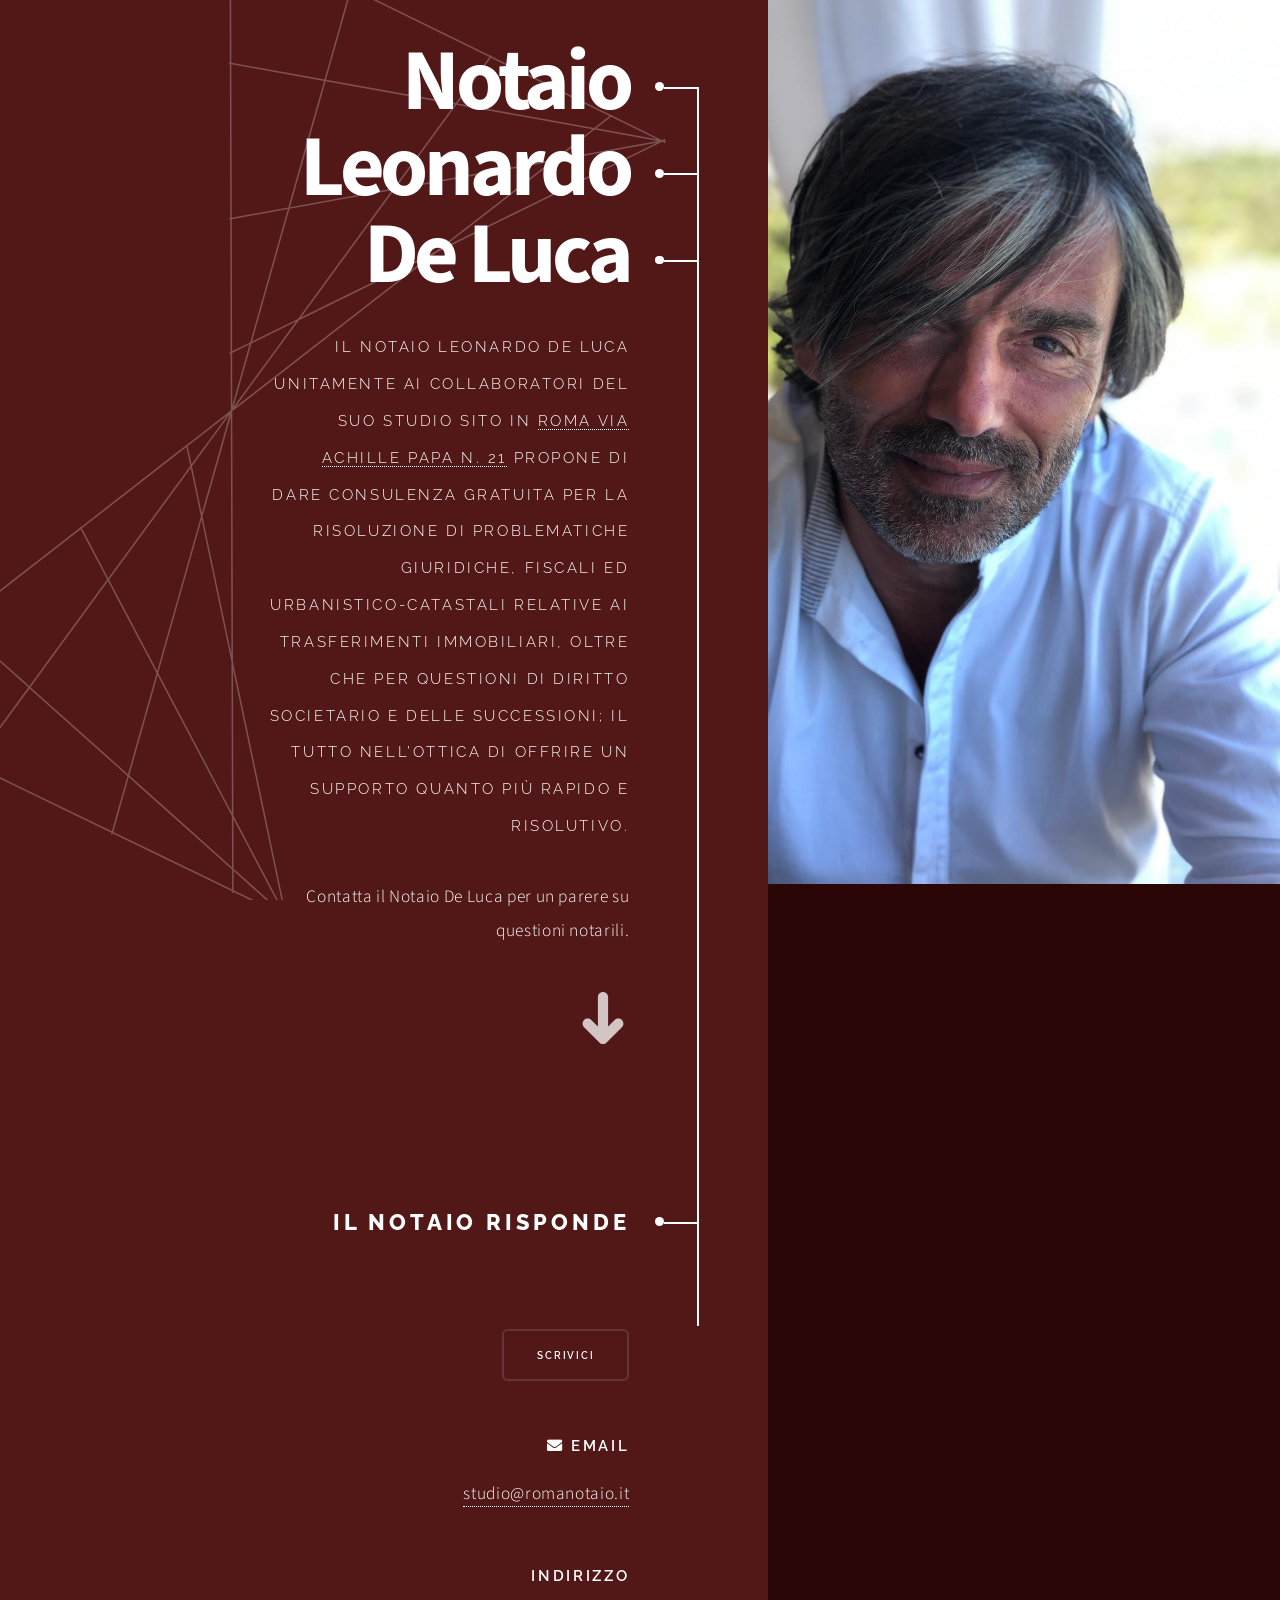
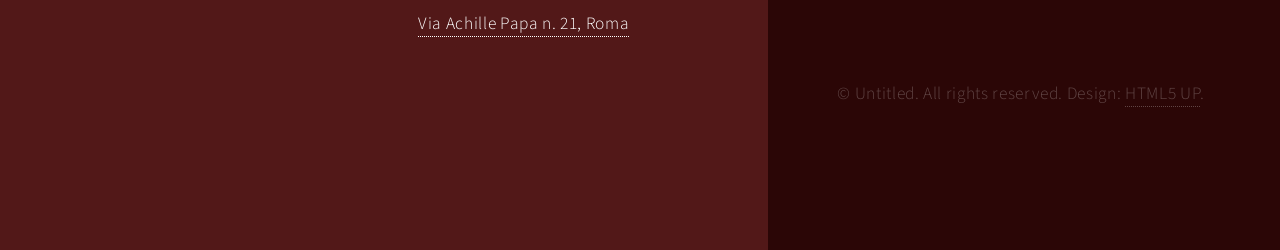
<file: index.html>
<!DOCTYPE HTML>
<!--
	Paradigm Shift by HTML5 UP
	html5up.net | @ajlkn
	Free for personal and commercial use under the CCA 3.0 license (html5up.net/license)
-->
<html>
	<head>
		<title>Leonardo De Luca | Notaio</title>
		<meta charset="utf-8" />
		<meta name="viewport" content="width=device-width, initial-scale=1, user-scalable=no" />
		<meta name="description" content="" />
		<meta name="keywords" content="" />
		<link rel="stylesheet" href="assets/css/main.css" />
	</head>
	<body class="is-preload">

		<!-- Wrapper -->
			<div id="wrapper">

				<!-- Intro -->
					<section class="intro">
						<header>
							<h1>Notaio</h1>
							<h1>Leonardo</h1>
							<h1>De Luca</h1>
							<p>Il Notaio Leonardo De Luca unitamente ai collaboratori del suo studio sito in <a href="https://maps.app.goo.gl/Bf4VDCHJ7oMwfunK6">Roma Via Achille Papa n. 21</a> propone di dare consulenza gratuita per la risoluzione di problematiche giuridiche, fiscali ed urbanistico-catastali relative ai trasferimenti immobiliari, oltre che per questioni di diritto societario e delle successioni; il tutto nell’ottica di offrire un supporto quanto più rapido e risolutivo.</p>
							<p>Contatta il Notaio De Luca per un parere su questioni notarili.</p>
							<ul class="actions">
								<li><a href="#risponde" class="arrow scrolly"><span class="label">Next</span></a></li>
							</ul>
						</header>
						<div class="content">
							<span class="image fill" data-position="center"><img src="images/pic01.jpg" alt="" /></span>
						</div>
					</section>

				<!-- Section -->
					<section id="risponde">
						<header>
							<h2>Il Notaio Risponde</h2>
						</header>
						<footer>
							<ul class="items">
								<li>
									<button type="button" onclick="vaiAllaMail()">Scrivici</button>
								</li>
								<li>
									<h3><a href="./mail.html" class="icon solid alt fa-envelope"> Email</a></h3>
									<!-- <h3><a href="mailto:studio@romanotaio.it?subject=Il Notaio Risponde&body=" class="icon solid alt fa-envelope"> Email</a></h3> -->
									<a href="mailto:studio@romanotaio.it?subject=Il Notaio Risponde&body=">studio@romanotaio.it</a>
									
								</li>
								<li>
									<h3>Indirizzo</h3>
									<span><a href="https://maps.app.goo.gl/Bf4VDCHJ7oMwfunK6">Via Achille Papa n. 21, Roma</a></span>
								</li>
								<!-- <li>
									<h3>Elsewhere</h3>
									<ul class="icons">
										<li><a href="#" class="icon brands fa-twitter"><span class="label">Twitter</span></a></li>
										<li><a href="#" class="icon brands fa-facebook-f"><span class="label">Facebook</span></a></li>
										<li><a href="#" class="icon brands fa-instagram"><span class="label">Instagram</span></a></li>
										<li><a href="#" class="icon brands fa-linkedin-in"><span class="label">LinkedIn</span></a></li>
										<li><a href="#" class="icon brands fa-github"><span class="label">GitHub</span></a></li>
										<li><a href="#" class="icon brands fa-codepen"><span class="label">Codepen</span></a></li>
									</ul>
								</li> -->
							</ul>
						</footer>
					</section>

				<!-- Copyright -->
					<div class="copyright">&copy; Untitled. All rights reserved. Design: <a href="https://html5up.net">HTML5 UP</a>.</div>

			</div>

		<!-- Scripts -->
			<script src="assets/js/jquery.min.js"></script>
			<script src="assets/js/jquery.scrolly.min.js"></script>
			<script src="assets/js/browser.min.js"></script>
			<script src="assets/js/breakpoints.min.js"></script>
			<script src="assets/js/util.js"></script>
			<script src="assets/js/main.js"></script>
			<script>
				function vaiAllaMail() {
					window.location.href = "mail.html"; 
				}
				</script>

	</body>
</html>
</file>
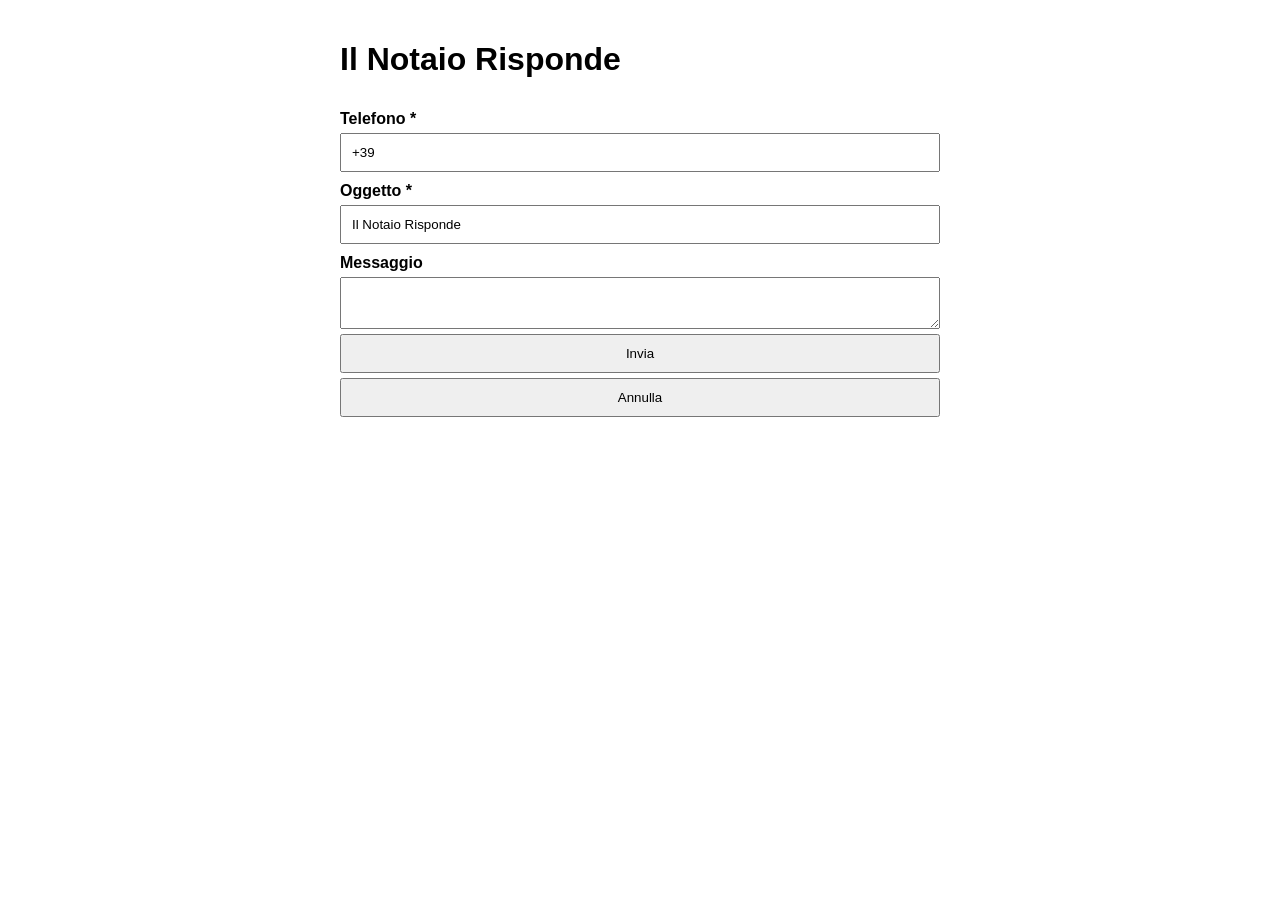
<file: mail.html>
<!DOCTYPE html>
<html lang="it">
<head>
    <meta charset="UTF-8">
    <meta name="viewport" content="width=device-width, initial-scale=1.0">
	<title>Leonardo De Luca | Notaio</title>
        <style>
        body {
            font-family: Arial, sans-serif;
            max-width: 600px;
            margin: auto;
            padding: 20px;
        }
        form {
            display: flex;
            flex-direction: column;
        }
        label {
            font-weight: bold;
            margin-top: 10px;
        }
        input, textarea, button {
            padding: 10px;
            margin-top: 5px;
        }
    </style>
</head>
<body>

    <h1>Il Notaio Risponde</h1>

    <form>
        <label for="oggetto">Telefono *</label>
        <input type="text" id="telefono" name="telefono" value="+39 " required>
        
        <label for="oggetto">Oggetto *</label>
        <input type="text" id="oggetto" name="oggetto" value="Il Notaio Risponde" required>


        <label for="descrizione">Messaggio</label>
        <textarea id="descrizione" name="descrizione"></textarea>

        <button type="button" onclick="inviaEmail()">Invia</button>
        <button type="button" onclick="vaiAllaHome()">Annulla</button>

    </form>
    

    <script>
        function inviaEmail() {
            let emailDestinatario = "studio@romanotaio.it"; // Indirizzo destinatario
            // let emailUtente = document.getElementById("email").value;
            let oggetto = document.getElementById("oggetto").value;
            let descrizione = document.getElementById("descrizione").value;
            let telefono = document.getElementById("telefono").value;
        
            if (oggetto) {
                let mailtoLink = `mailto:${emailDestinatario}?subject=${encodeURIComponent(oggetto)}&body=${encodeURIComponent(descrizione + "\n\nTelefono: " + telefono)}`;
                window.location.href = mailtoLink;
            } else {
                alert("Si prega di compilare i campi obbligatori.");
            }
        }
        </script>
        <script>
            function vaiAllaHome() {
                window.location.href = "index.html"; // Cambia con l'URL corretto della tua home
            }
            </script>
            

</body>
</html>
</file>
<file: assets/css/main.css>
@import url(fontawesome-all.min.css);
@import url("https://fonts.googleapis.com/css?family=Source+Sans+Pro:300,600,700,300i,600i,700i|Raleway:600,800");

/*
	Paradigm Shift by HTML5 UP
	html5up.net | @ajlkn
	Free for personal and commercial use under the CCA 3.0 license (html5up.net/license)
*/

html,
body,
div,
span,
applet,
object,
iframe,
h1,
h2,
h3,
h4,
h5,
h6,
p,
blockquote,
pre,
a,
abbr,
acronym,
address,
big,
cite,
code,
del,
dfn,
em,
img,
ins,
kbd,
q,
s,
samp,
small,
strike,
strong,
sub,
sup,
tt,
var,
b,
u,
i,
center,
dl,
dt,
dd,
ol,
ul,
li,
fieldset,
form,
label,
legend,
table,
caption,
tbody,
tfoot,
thead,
tr,
th,
td,
article,
aside,
canvas,
details,
embed,
figure,
figcaption,
footer,
header,
hgroup,
menu,
nav,
output,
ruby,
section,
summary,
time,
mark,
audio,
video {
	margin: 0;
	padding: 0;
	border: 0;
	font-size: 100%;
	font: inherit;
	vertical-align: baseline;
}

article,
aside,
details,
figcaption,
figure,
footer,
header,
hgroup,
menu,
nav,
section {
	display: block;
}

body {
	line-height: 1;
}

ol,
ul {
	list-style: none;
}

blockquote,
q {
	quotes: none;
}

blockquote:before,
blockquote:after,
q:before,
q:after {
	content: '';
	content: none;
}

table {
	border-collapse: collapse;
	border-spacing: 0;
}

body {
	-webkit-text-size-adjust: none;
}

mark {
	background-color: transparent;
	color: inherit;
}

input::-moz-focus-inner {
	border: 0;
	padding: 0;
}

input,
select,
textarea {
	-moz-appearance: none;
	-webkit-appearance: none;
	-ms-appearance: none;
	appearance: none;
}

/* Basic */

@-ms-viewport {
	width: device-width;
}

body {
	-ms-overflow-style: scrollbar;
}

@media screen and (max-width: 480px) {

	html,
	body {
		min-width: 320px;
	}

}

html {
	box-sizing: border-box;
}

*,
*:before,
*:after {
	box-sizing: inherit;
}

html {
	overflow-x: hidden;
}

body {
	background: #ffffff;
	overflow-x: hidden;
}

body.is-preload *,
body.is-preload *:before,
body.is-preload *:after {
	-moz-animation: none !important;
	-webkit-animation: none !important;
	-ms-animation: none !important;
	animation: none !important;
	-moz-transition: none !important;
	-webkit-transition: none !important;
	-ms-transition: none !important;
	transition: none !important;
}

/* Typography */

html {
	font-size: 18pt;
}

@media screen and (max-width: 1920px) {

	html {
		font-size: 13pt;
	}

}

@media screen and (max-width: 1152px) {

	html {
		font-size: 14pt;
	}

}

@media screen and (max-width: 736px) {

	html {
		font-size: 12pt;
	}

}

@media screen and (max-width: 480px) {

	html {
		font-size: 11pt;
	}

}

body {
	background-color: #2b0606;
	color: #FFFFFF;
}

body,
input,
select,
textarea {
	color: #FFFFFF;
	font-family: "Source Sans Pro", Helvetica, sans-serif;
	font-size: 1rem;
	font-weight: 300;
	letter-spacing: 0.0375em;
	line-height: 2;
}

a {
	-moz-transition: border-bottom-color 0.25s ease-in-out;
	-webkit-transition: border-bottom-color 0.25s ease-in-out;
	-ms-transition: border-bottom-color 0.25s ease-in-out;
	transition: border-bottom-color 0.25s ease-in-out;
	text-decoration: none;
	color: #FFFFFF;
	border-bottom: dotted 1px;
}

a:hover {
	text-decoration: none;
	border-bottom-color: transparent;
}

strong,
b {
	font-weight: 600;
	color: #FFFFFF;
}

em,
i {
	font-style: italic;
}

p {
	margin: 0 0 2rem 0;
}

h1,
h2,
h3,
h4,
h5,
h6 {
	color: #FFFFFF;
	font-family: "Raleway", Helvetica, sans-serif;
	font-weight: 600;
	letter-spacing: 0.175em;
	line-height: 1.75;
	margin: 0 0 1.5rem 0;
	text-transform: uppercase;
}

h1 a,
h2 a,
h3 a,
h4 a,
h5 a,
h6 a {
	color: inherit;
	text-decoration: none;
}

h1 {
	font-family: "Source Sans Pro", Helvetica, sans-serif;
	font-size: 5rem;
	font-weight: 700;
	letter-spacing: -0.05em;
	line-height: 1.1;
	margin: 0 0 1.5rem 0;
	text-transform: none;
}

h2 {
	font-size: 1.25rem;
	font-weight: 800;
	margin: 0 0 2rem 0;
}

h3 {
	font-size: 0.875rem;
}

h4 {
	font-size: 0.875rem;
}

h5 {
	font-size: 0.75rem;
}

h6 {
	font-size: 0.625rem;
}

@media screen and (max-width: 736px) {

	h1 {
		font-size: 4.5rem;
		line-height: 1.1;
	}

	h2 {
		font-size: 1.25rem;
		line-height: 1.7;
	}

	h3 {
		font-size: 0.9rem;
	}

	h4 {
		font-size: 0.75rem;
	}

	h5 {
		font-size: 0.675rem;
	}

}

@media screen and (max-width: 360px) {

	h1 {
		font-size: 3.75rem;
	}

	h2 {
		font-size: 1.125rem;
	}

	h3 {
		font-size: 0.8rem;
	}

	h4 {
		font-size: 0.675rem;
	}

	h5 {
		font-size: 0.675rem;
	}

}

sub {
	font-size: 0.8rem;
	position: relative;
	top: 0.5rem;
}

sup {
	font-size: 0.8rem;
	position: relative;
	top: -0.5rem;
}

blockquote {
	border-left: solid 0.5rem rgba(144, 144, 144, 0.25);
	font-style: italic;
	margin: 0 0 2rem 0;
	padding: 1rem 0 1rem 2rem;
}

code {
	background: rgba(144, 144, 144, 0.1);
	border-radius: 0.325rem;
	font-family: "Courier New", monospace;
	font-size: 0.9rem;
	margin: 0 0.25rem;
	padding: 0.25rem 0.65rem;
}

pre {
	-webkit-overflow-scrolling: touch;
	font-family: "Courier New", monospace;
	font-size: 0.9rem;
	margin: 0 0 2rem 0;
	width: 100%;
}

pre code {
	display: block;
	line-height: 1.75;
	padding: 1rem 1.5rem;
	overflow-x: auto;
}

hr {
	border: 0;
	border-bottom: solid 2px rgba(144, 144, 144, 0.25);
	margin: 3rem 0;
}

hr.major {
	margin: 5rem 0;
}

@media screen and (max-width: 736px) {

	hr.major {
		margin: 3rem 0;
	}

}

/* Row */

.row {
	display: flex;
	flex-wrap: wrap;
	box-sizing: border-box;
	align-items: stretch;
}

.row>* {
	box-sizing: border-box;
}

.row.gtr-uniform>*> :last-child {
	margin-bottom: 0;
}

.row.aln-left {
	justify-content: flex-start;
}

.row.aln-center {
	justify-content: center;
}

.row.aln-right {
	justify-content: flex-end;
}

.row.aln-top {
	align-items: flex-start;
}

.row.aln-middle {
	align-items: center;
}

.row.aln-bottom {
	align-items: flex-end;
}

.row>.imp {
	order: -1;
}

.row>.col-1 {
	width: 8.33333%;
}

.row>.off-1 {
	margin-left: 8.33333%;
}

.row>.col-2 {
	width: 16.66667%;
}

.row>.off-2 {
	margin-left: 16.66667%;
}

.row>.col-3 {
	width: 25%;
}

.row>.off-3 {
	margin-left: 25%;
}

.row>.col-4 {
	width: 33.33333%;
}

.row>.off-4 {
	margin-left: 33.33333%;
}

.row>.col-5 {
	width: 41.66667%;
}

.row>.off-5 {
	margin-left: 41.66667%;
}

.row>.col-6 {
	width: 50%;
}

.row>.off-6 {
	margin-left: 50%;
}

.row>.col-7 {
	width: 58.33333%;
}

.row>.off-7 {
	margin-left: 58.33333%;
}

.row>.col-8 {
	width: 66.66667%;
}

.row>.off-8 {
	margin-left: 66.66667%;
}

.row>.col-9 {
	width: 75%;
}

.row>.off-9 {
	margin-left: 75%;
}

.row>.col-10 {
	width: 83.33333%;
}

.row>.off-10 {
	margin-left: 83.33333%;
}

.row>.col-11 {
	width: 91.66667%;
}

.row>.off-11 {
	margin-left: 91.66667%;
}

.row>.col-12 {
	width: 100%;
}

.row>.off-12 {
	margin-left: 100%;
}

.row.gtr-0 {
	margin-top: 0;
	margin-left: 0rem;
}

.row.gtr-0>* {
	padding: 0 0 0 0rem;
}

.row.gtr-0.gtr-uniform {
	margin-top: 0rem;
}

.row.gtr-0.gtr-uniform>* {
	padding-top: 0rem;
}

.row.gtr-25 {
	margin-top: 0;
	margin-left: -0.5rem;
}

.row.gtr-25>* {
	padding: 0 0 0 0.5rem;
}

.row.gtr-25.gtr-uniform {
	margin-top: -0.5rem;
}

.row.gtr-25.gtr-uniform>* {
	padding-top: 0.5rem;
}

.row.gtr-50 {
	margin-top: 0;
	margin-left: -1rem;
}

.row.gtr-50>* {
	padding: 0 0 0 1rem;
}

.row.gtr-50.gtr-uniform {
	margin-top: -1rem;
}

.row.gtr-50.gtr-uniform>* {
	padding-top: 1rem;
}

.row {
	margin-top: 0;
	margin-left: -2rem;
}

.row>* {
	padding: 0 0 0 2rem;
}

.row.gtr-uniform {
	margin-top: -2rem;
}

.row.gtr-uniform>* {
	padding-top: 2rem;
}

.row.gtr-150 {
	margin-top: 0;
	margin-left: -3rem;
}

.row.gtr-150>* {
	padding: 0 0 0 3rem;
}

.row.gtr-150.gtr-uniform {
	margin-top: -3rem;
}

.row.gtr-150.gtr-uniform>* {
	padding-top: 3rem;
}

.row.gtr-200 {
	margin-top: 0;
	margin-left: -4rem;
}

.row.gtr-200>* {
	padding: 0 0 0 4rem;
}

.row.gtr-200.gtr-uniform {
	margin-top: -4rem;
}

.row.gtr-200.gtr-uniform>* {
	padding-top: 4rem;
}

@media screen and (max-width: 1920px) {

	.row {
		display: flex;
		flex-wrap: wrap;
		box-sizing: border-box;
		align-items: stretch;
	}

	.row>* {
		box-sizing: border-box;
	}

	.row.gtr-uniform>*> :last-child {
		margin-bottom: 0;
	}

	.row.aln-left {
		justify-content: flex-start;
	}

	.row.aln-center {
		justify-content: center;
	}

	.row.aln-right {
		justify-content: flex-end;
	}

	.row.aln-top {
		align-items: flex-start;
	}

	.row.aln-middle {
		align-items: center;
	}

	.row.aln-bottom {
		align-items: flex-end;
	}

	.row>.imp-xlarge {
		order: -1;
	}

	.row>.col-1-xlarge {
		width: 8.33333%;
	}

	.row>.off-1-xlarge {
		margin-left: 8.33333%;
	}

	.row>.col-2-xlarge {
		width: 16.66667%;
	}

	.row>.off-2-xlarge {
		margin-left: 16.66667%;
	}

	.row>.col-3-xlarge {
		width: 25%;
	}

	.row>.off-3-xlarge {
		margin-left: 25%;
	}

	.row>.col-4-xlarge {
		width: 33.33333%;
	}

	.row>.off-4-xlarge {
		margin-left: 33.33333%;
	}

	.row>.col-5-xlarge {
		width: 41.66667%;
	}

	.row>.off-5-xlarge {
		margin-left: 41.66667%;
	}

	.row>.col-6-xlarge {
		width: 50%;
	}

	.row>.off-6-xlarge {
		margin-left: 50%;
	}

	.row>.col-7-xlarge {
		width: 58.33333%;
	}

	.row>.off-7-xlarge {
		margin-left: 58.33333%;
	}

	.row>.col-8-xlarge {
		width: 66.66667%;
	}

	.row>.off-8-xlarge {
		margin-left: 66.66667%;
	}

	.row>.col-9-xlarge {
		width: 75%;
	}

	.row>.off-9-xlarge {
		margin-left: 75%;
	}

	.row>.col-10-xlarge {
		width: 83.33333%;
	}

	.row>.off-10-xlarge {
		margin-left: 83.33333%;
	}

	.row>.col-11-xlarge {
		width: 91.66667%;
	}

	.row>.off-11-xlarge {
		margin-left: 91.66667%;
	}

	.row>.col-12-xlarge {
		width: 100%;
	}

	.row>.off-12-xlarge {
		margin-left: 100%;
	}

	.row.gtr-0 {
		margin-top: 0;
		margin-left: 0rem;
	}

	.row.gtr-0>* {
		padding: 0 0 0 0rem;
	}

	.row.gtr-0.gtr-uniform {
		margin-top: 0rem;
	}

	.row.gtr-0.gtr-uniform>* {
		padding-top: 0rem;
	}

	.row.gtr-25 {
		margin-top: 0;
		margin-left: -0.5rem;
	}

	.row.gtr-25>* {
		padding: 0 0 0 0.5rem;
	}

	.row.gtr-25.gtr-uniform {
		margin-top: -0.5rem;
	}

	.row.gtr-25.gtr-uniform>* {
		padding-top: 0.5rem;
	}

	.row.gtr-50 {
		margin-top: 0;
		margin-left: -1rem;
	}

	.row.gtr-50>* {
		padding: 0 0 0 1rem;
	}

	.row.gtr-50.gtr-uniform {
		margin-top: -1rem;
	}

	.row.gtr-50.gtr-uniform>* {
		padding-top: 1rem;
	}

	.row {
		margin-top: 0;
		margin-left: -2rem;
	}

	.row>* {
		padding: 0 0 0 2rem;
	}

	.row.gtr-uniform {
		margin-top: -2rem;
	}

	.row.gtr-uniform>* {
		padding-top: 2rem;
	}

	.row.gtr-150 {
		margin-top: 0;
		margin-left: -3rem;
	}

	.row.gtr-150>* {
		padding: 0 0 0 3rem;
	}

	.row.gtr-150.gtr-uniform {
		margin-top: -3rem;
	}

	.row.gtr-150.gtr-uniform>* {
		padding-top: 3rem;
	}

	.row.gtr-200 {
		margin-top: 0;
		margin-left: -4rem;
	}

	.row.gtr-200>* {
		padding: 0 0 0 4rem;
	}

	.row.gtr-200.gtr-uniform {
		margin-top: -4rem;
	}

	.row.gtr-200.gtr-uniform>* {
		padding-top: 4rem;
	}

}

@media screen and (max-width: 1280px) {

	.row {
		display: flex;
		flex-wrap: wrap;
		box-sizing: border-box;
		align-items: stretch;
	}

	.row>* {
		box-sizing: border-box;
	}

	.row.gtr-uniform>*> :last-child {
		margin-bottom: 0;
	}

	.row.aln-left {
		justify-content: flex-start;
	}

	.row.aln-center {
		justify-content: center;
	}

	.row.aln-right {
		justify-content: flex-end;
	}

	.row.aln-top {
		align-items: flex-start;
	}

	.row.aln-middle {
		align-items: center;
	}

	.row.aln-bottom {
		align-items: flex-end;
	}

	.row>.imp-large {
		order: -1;
	}

	.row>.col-1-large {
		width: 8.33333%;
	}

	.row>.off-1-large {
		margin-left: 8.33333%;
	}

	.row>.col-2-large {
		width: 16.66667%;
	}

	.row>.off-2-large {
		margin-left: 16.66667%;
	}

	.row>.col-3-large {
		width: 25%;
	}

	.row>.off-3-large {
		margin-left: 25%;
	}

	.row>.col-4-large {
		width: 33.33333%;
	}

	.row>.off-4-large {
		margin-left: 33.33333%;
	}

	.row>.col-5-large {
		width: 41.66667%;
	}

	.row>.off-5-large {
		margin-left: 41.66667%;
	}

	.row>.col-6-large {
		width: 50%;
	}

	.row>.off-6-large {
		margin-left: 50%;
	}

	.row>.col-7-large {
		width: 58.33333%;
	}

	.row>.off-7-large {
		margin-left: 58.33333%;
	}

	.row>.col-8-large {
		width: 66.66667%;
	}

	.row>.off-8-large {
		margin-left: 66.66667%;
	}

	.row>.col-9-large {
		width: 75%;
	}

	.row>.off-9-large {
		margin-left: 75%;
	}

	.row>.col-10-large {
		width: 83.33333%;
	}

	.row>.off-10-large {
		margin-left: 83.33333%;
	}

	.row>.col-11-large {
		width: 91.66667%;
	}

	.row>.off-11-large {
		margin-left: 91.66667%;
	}

	.row>.col-12-large {
		width: 100%;
	}

	.row>.off-12-large {
		margin-left: 100%;
	}

	.row.gtr-0 {
		margin-top: 0;
		margin-left: 0rem;
	}

	.row.gtr-0>* {
		padding: 0 0 0 0rem;
	}

	.row.gtr-0.gtr-uniform {
		margin-top: 0rem;
	}

	.row.gtr-0.gtr-uniform>* {
		padding-top: 0rem;
	}

	.row.gtr-25 {
		margin-top: 0;
		margin-left: -0.375rem;
	}

	.row.gtr-25>* {
		padding: 0 0 0 0.375rem;
	}

	.row.gtr-25.gtr-uniform {
		margin-top: -0.375rem;
	}

	.row.gtr-25.gtr-uniform>* {
		padding-top: 0.375rem;
	}

	.row.gtr-50 {
		margin-top: 0;
		margin-left: -0.75rem;
	}

	.row.gtr-50>* {
		padding: 0 0 0 0.75rem;
	}

	.row.gtr-50.gtr-uniform {
		margin-top: -0.75rem;
	}

	.row.gtr-50.gtr-uniform>* {
		padding-top: 0.75rem;
	}

	.row {
		margin-top: 0;
		margin-left: -1.5rem;
	}

	.row>* {
		padding: 0 0 0 1.5rem;
	}

	.row.gtr-uniform {
		margin-top: -1.5rem;
	}

	.row.gtr-uniform>* {
		padding-top: 1.5rem;
	}

	.row.gtr-150 {
		margin-top: 0;
		margin-left: -2.25rem;
	}

	.row.gtr-150>* {
		padding: 0 0 0 2.25rem;
	}

	.row.gtr-150.gtr-uniform {
		margin-top: -2.25rem;
	}

	.row.gtr-150.gtr-uniform>* {
		padding-top: 2.25rem;
	}

	.row.gtr-200 {
		margin-top: 0;
		margin-left: -3rem;
	}

	.row.gtr-200>* {
		padding: 0 0 0 3rem;
	}

	.row.gtr-200.gtr-uniform {
		margin-top: -3rem;
	}

	.row.gtr-200.gtr-uniform>* {
		padding-top: 3rem;
	}

}

@media screen and (max-width: 1152px) {

	.row {
		display: flex;
		flex-wrap: wrap;
		box-sizing: border-box;
		align-items: stretch;
	}

	.row>* {
		box-sizing: border-box;
	}

	.row.gtr-uniform>*> :last-child {
		margin-bottom: 0;
	}

	.row.aln-left {
		justify-content: flex-start;
	}

	.row.aln-center {
		justify-content: center;
	}

	.row.aln-right {
		justify-content: flex-end;
	}

	.row.aln-top {
		align-items: flex-start;
	}

	.row.aln-middle {
		align-items: center;
	}

	.row.aln-bottom {
		align-items: flex-end;
	}

	.row>.imp-medium {
		order: -1;
	}

	.row>.col-1-medium {
		width: 8.33333%;
	}

	.row>.off-1-medium {
		margin-left: 8.33333%;
	}

	.row>.col-2-medium {
		width: 16.66667%;
	}

	.row>.off-2-medium {
		margin-left: 16.66667%;
	}

	.row>.col-3-medium {
		width: 25%;
	}

	.row>.off-3-medium {
		margin-left: 25%;
	}

	.row>.col-4-medium {
		width: 33.33333%;
	}

	.row>.off-4-medium {
		margin-left: 33.33333%;
	}

	.row>.col-5-medium {
		width: 41.66667%;
	}

	.row>.off-5-medium {
		margin-left: 41.66667%;
	}

	.row>.col-6-medium {
		width: 50%;
	}

	.row>.off-6-medium {
		margin-left: 50%;
	}

	.row>.col-7-medium {
		width: 58.33333%;
	}

	.row>.off-7-medium {
		margin-left: 58.33333%;
	}

	.row>.col-8-medium {
		width: 66.66667%;
	}

	.row>.off-8-medium {
		margin-left: 66.66667%;
	}

	.row>.col-9-medium {
		width: 75%;
	}

	.row>.off-9-medium {
		margin-left: 75%;
	}

	.row>.col-10-medium {
		width: 83.33333%;
	}

	.row>.off-10-medium {
		margin-left: 83.33333%;
	}

	.row>.col-11-medium {
		width: 91.66667%;
	}

	.row>.off-11-medium {
		margin-left: 91.66667%;
	}

	.row>.col-12-medium {
		width: 100%;
	}

	.row>.off-12-medium {
		margin-left: 100%;
	}

	.row.gtr-0 {
		margin-top: 0;
		margin-left: 0rem;
	}

	.row.gtr-0>* {
		padding: 0 0 0 0rem;
	}

	.row.gtr-0.gtr-uniform {
		margin-top: 0rem;
	}

	.row.gtr-0.gtr-uniform>* {
		padding-top: 0rem;
	}

	.row.gtr-25 {
		margin-top: 0;
		margin-left: -0.375rem;
	}

	.row.gtr-25>* {
		padding: 0 0 0 0.375rem;
	}

	.row.gtr-25.gtr-uniform {
		margin-top: -0.375rem;
	}

	.row.gtr-25.gtr-uniform>* {
		padding-top: 0.375rem;
	}

	.row.gtr-50 {
		margin-top: 0;
		margin-left: -0.75rem;
	}

	.row.gtr-50>* {
		padding: 0 0 0 0.75rem;
	}

	.row.gtr-50.gtr-uniform {
		margin-top: -0.75rem;
	}

	.row.gtr-50.gtr-uniform>* {
		padding-top: 0.75rem;
	}

	.row {
		margin-top: 0;
		margin-left: -1.5rem;
	}

	.row>* {
		padding: 0 0 0 1.5rem;
	}

	.row.gtr-uniform {
		margin-top: -1.5rem;
	}

	.row.gtr-uniform>* {
		padding-top: 1.5rem;
	}

	.row.gtr-150 {
		margin-top: 0;
		margin-left: -2.25rem;
	}

	.row.gtr-150>* {
		padding: 0 0 0 2.25rem;
	}

	.row.gtr-150.gtr-uniform {
		margin-top: -2.25rem;
	}

	.row.gtr-150.gtr-uniform>* {
		padding-top: 2.25rem;
	}

	.row.gtr-200 {
		margin-top: 0;
		margin-left: -3rem;
	}

	.row.gtr-200>* {
		padding: 0 0 0 3rem;
	}

	.row.gtr-200.gtr-uniform {
		margin-top: -3rem;
	}

	.row.gtr-200.gtr-uniform>* {
		padding-top: 3rem;
	}

}

@media screen and (max-width: 736px) {

	.row {
		display: flex;
		flex-wrap: wrap;
		box-sizing: border-box;
		align-items: stretch;
	}

	.row>* {
		box-sizing: border-box;
	}

	.row.gtr-uniform>*> :last-child {
		margin-bottom: 0;
	}

	.row.aln-left {
		justify-content: flex-start;
	}

	.row.aln-center {
		justify-content: center;
	}

	.row.aln-right {
		justify-content: flex-end;
	}

	.row.aln-top {
		align-items: flex-start;
	}

	.row.aln-middle {
		align-items: center;
	}

	.row.aln-bottom {
		align-items: flex-end;
	}

	.row>.imp-small {
		order: -1;
	}

	.row>.col-1-small {
		width: 8.33333%;
	}

	.row>.off-1-small {
		margin-left: 8.33333%;
	}

	.row>.col-2-small {
		width: 16.66667%;
	}

	.row>.off-2-small {
		margin-left: 16.66667%;
	}

	.row>.col-3-small {
		width: 25%;
	}

	.row>.off-3-small {
		margin-left: 25%;
	}

	.row>.col-4-small {
		width: 33.33333%;
	}

	.row>.off-4-small {
		margin-left: 33.33333%;
	}

	.row>.col-5-small {
		width: 41.66667%;
	}

	.row>.off-5-small {
		margin-left: 41.66667%;
	}

	.row>.col-6-small {
		width: 50%;
	}

	.row>.off-6-small {
		margin-left: 50%;
	}

	.row>.col-7-small {
		width: 58.33333%;
	}

	.row>.off-7-small {
		margin-left: 58.33333%;
	}

	.row>.col-8-small {
		width: 66.66667%;
	}

	.row>.off-8-small {
		margin-left: 66.66667%;
	}

	.row>.col-9-small {
		width: 75%;
	}

	.row>.off-9-small {
		margin-left: 75%;
	}

	.row>.col-10-small {
		width: 83.33333%;
	}

	.row>.off-10-small {
		margin-left: 83.33333%;
	}

	.row>.col-11-small {
		width: 91.66667%;
	}

	.row>.off-11-small {
		margin-left: 91.66667%;
	}

	.row>.col-12-small {
		width: 100%;
	}

	.row>.off-12-small {
		margin-left: 100%;
	}

	.row.gtr-0 {
		margin-top: 0;
		margin-left: 0rem;
	}

	.row.gtr-0>* {
		padding: 0 0 0 0rem;
	}

	.row.gtr-0.gtr-uniform {
		margin-top: 0rem;
	}

	.row.gtr-0.gtr-uniform>* {
		padding-top: 0rem;
	}

	.row.gtr-25 {
		margin-top: 0;
		margin-left: -0.3125rem;
	}

	.row.gtr-25>* {
		padding: 0 0 0 0.3125rem;
	}

	.row.gtr-25.gtr-uniform {
		margin-top: -0.3125rem;
	}

	.row.gtr-25.gtr-uniform>* {
		padding-top: 0.3125rem;
	}

	.row.gtr-50 {
		margin-top: 0;
		margin-left: -0.625rem;
	}

	.row.gtr-50>* {
		padding: 0 0 0 0.625rem;
	}

	.row.gtr-50.gtr-uniform {
		margin-top: -0.625rem;
	}

	.row.gtr-50.gtr-uniform>* {
		padding-top: 0.625rem;
	}

	.row {
		margin-top: 0;
		margin-left: -1.25rem;
	}

	.row>* {
		padding: 0 0 0 1.25rem;
	}

	.row.gtr-uniform {
		margin-top: -1.25rem;
	}

	.row.gtr-uniform>* {
		padding-top: 1.25rem;
	}

	.row.gtr-150 {
		margin-top: 0;
		margin-left: -1.875rem;
	}

	.row.gtr-150>* {
		padding: 0 0 0 1.875rem;
	}

	.row.gtr-150.gtr-uniform {
		margin-top: -1.875rem;
	}

	.row.gtr-150.gtr-uniform>* {
		padding-top: 1.875rem;
	}

	.row.gtr-200 {
		margin-top: 0;
		margin-left: -2.5rem;
	}

	.row.gtr-200>* {
		padding: 0 0 0 2.5rem;
	}

	.row.gtr-200.gtr-uniform {
		margin-top: -2.5rem;
	}

	.row.gtr-200.gtr-uniform>* {
		padding-top: 2.5rem;
	}

}

@media screen and (max-width: 480px) {

	.row {
		display: flex;
		flex-wrap: wrap;
		box-sizing: border-box;
		align-items: stretch;
	}

	.row>* {
		box-sizing: border-box;
	}

	.row.gtr-uniform>*> :last-child {
		margin-bottom: 0;
	}

	.row.aln-left {
		justify-content: flex-start;
	}

	.row.aln-center {
		justify-content: center;
	}

	.row.aln-right {
		justify-content: flex-end;
	}

	.row.aln-top {
		align-items: flex-start;
	}

	.row.aln-middle {
		align-items: center;
	}

	.row.aln-bottom {
		align-items: flex-end;
	}

	.row>.imp-xsmall {
		order: -1;
	}

	.row>.col-1-xsmall {
		width: 8.33333%;
	}

	.row>.off-1-xsmall {
		margin-left: 8.33333%;
	}

	.row>.col-2-xsmall {
		width: 16.66667%;
	}

	.row>.off-2-xsmall {
		margin-left: 16.66667%;
	}

	.row>.col-3-xsmall {
		width: 25%;
	}

	.row>.off-3-xsmall {
		margin-left: 25%;
	}

	.row>.col-4-xsmall {
		width: 33.33333%;
	}

	.row>.off-4-xsmall {
		margin-left: 33.33333%;
	}

	.row>.col-5-xsmall {
		width: 41.66667%;
	}

	.row>.off-5-xsmall {
		margin-left: 41.66667%;
	}

	.row>.col-6-xsmall {
		width: 50%;
	}

	.row>.off-6-xsmall {
		margin-left: 50%;
	}

	.row>.col-7-xsmall {
		width: 58.33333%;
	}

	.row>.off-7-xsmall {
		margin-left: 58.33333%;
	}

	.row>.col-8-xsmall {
		width: 66.66667%;
	}

	.row>.off-8-xsmall {
		margin-left: 66.66667%;
	}

	.row>.col-9-xsmall {
		width: 75%;
	}

	.row>.off-9-xsmall {
		margin-left: 75%;
	}

	.row>.col-10-xsmall {
		width: 83.33333%;
	}

	.row>.off-10-xsmall {
		margin-left: 83.33333%;
	}

	.row>.col-11-xsmall {
		width: 91.66667%;
	}

	.row>.off-11-xsmall {
		margin-left: 91.66667%;
	}

	.row>.col-12-xsmall {
		width: 100%;
	}

	.row>.off-12-xsmall {
		margin-left: 100%;
	}

	.row.gtr-0 {
		margin-top: 0;
		margin-left: 0rem;
	}

	.row.gtr-0>* {
		padding: 0 0 0 0rem;
	}

	.row.gtr-0.gtr-uniform {
		margin-top: 0rem;
	}

	.row.gtr-0.gtr-uniform>* {
		padding-top: 0rem;
	}

	.row.gtr-25 {
		margin-top: 0;
		margin-left: -0.3125rem;
	}

	.row.gtr-25>* {
		padding: 0 0 0 0.3125rem;
	}

	.row.gtr-25.gtr-uniform {
		margin-top: -0.3125rem;
	}

	.row.gtr-25.gtr-uniform>* {
		padding-top: 0.3125rem;
	}

	.row.gtr-50 {
		margin-top: 0;
		margin-left: -0.625rem;
	}

	.row.gtr-50>* {
		padding: 0 0 0 0.625rem;
	}

	.row.gtr-50.gtr-uniform {
		margin-top: -0.625rem;
	}

	.row.gtr-50.gtr-uniform>* {
		padding-top: 0.625rem;
	}

	.row {
		margin-top: 0;
		margin-left: -1.25rem;
	}

	.row>* {
		padding: 0 0 0 1.25rem;
	}

	.row.gtr-uniform {
		margin-top: -1.25rem;
	}

	.row.gtr-uniform>* {
		padding-top: 1.25rem;
	}

	.row.gtr-150 {
		margin-top: 0;
		margin-left: -1.875rem;
	}

	.row.gtr-150>* {
		padding: 0 0 0 1.875rem;
	}

	.row.gtr-150.gtr-uniform {
		margin-top: -1.875rem;
	}

	.row.gtr-150.gtr-uniform>* {
		padding-top: 1.875rem;
	}

	.row.gtr-200 {
		margin-top: 0;
		margin-left: -2.5rem;
	}

	.row.gtr-200>* {
		padding: 0 0 0 2.5rem;
	}

	.row.gtr-200.gtr-uniform {
		margin-top: -2.5rem;
	}

	.row.gtr-200.gtr-uniform>* {
		padding-top: 2.5rem;
	}

}

/* Box */

.box {
	border: solid 2px rgba(144, 144, 144, 0.25);
	border-radius: 0.325rem;
	margin-bottom: 2rem;
	padding: 1.5rem;
}

.box> :last-child {
	margin-bottom: 0;
}

.box.alt {
	border: 0;
	border-radius: 0;
	padding: 0;
}

/* Button */

input[type="submit"],
input[type="reset"],
input[type="button"],
button,
.button {
	-moz-appearance: none;
	-webkit-appearance: none;
	-ms-appearance: none;
	appearance: none;
	-moz-transition: background-color 0.25s ease-in-out, box-shadow 0.25s ease-in-out, color 0.25s ease-in-out;
	-webkit-transition: background-color 0.25s ease-in-out, box-shadow 0.25s ease-in-out, color 0.25s ease-in-out;
	-ms-transition: background-color 0.25s ease-in-out, box-shadow 0.25s ease-in-out, color 0.25s ease-in-out;
	transition: background-color 0.25s ease-in-out, box-shadow 0.25s ease-in-out, color 0.25s ease-in-out;
	background-color: transparent;
	border-radius: 0.325rem;
	border: 0;
	box-shadow: inset 0 0 0 2px rgba(144, 144, 144, 0.25);
	color: #FFFFFF !important;
	cursor: pointer;
	display: inline-block;
	font-family: "Raleway", Helvetica, sans-serif;
	font-size: 0.6rem;
	font-weight: 600;
	height: 3rem;
	letter-spacing: 0.175em;
	line-height: 3rem;
	padding: 0 2rem;
	text-align: center;
	text-decoration: none;
	text-transform: uppercase;
	white-space: nowrap;
}

input[type="submit"]:hover,
input[type="reset"]:hover,
input[type="button"]:hover,
button:hover,
.button:hover {
	box-shadow: inset 0 0 0 2px #d13e3e;
	color: #d13e3e !important;
}

input[type="submit"]:active,
input[type="reset"]:active,
input[type="button"]:active,
button:active,
.button:active {
	background-color: rgba(73, 252, 212, 0.25);
	box-shadow: inset 0 0 0 2px #d13e3e;
	color: #d13e3e !important;
}

input[type="submit"].small,
input[type="reset"].small,
input[type="button"].small,
button.small,
.button.small {
	font-size: 0.5rem;
	height: 2.25rem;
	line-height: 2.25rem;
	padding: 0 1.25rem;
}

input[type="submit"].large,
input[type="reset"].large,
input[type="button"].large,
button.large,
.button.large {
	font-size: 0.7rem;
	height: 3.2625rem;
	line-height: 3.2625rem;
	padding: 0 3.25rem;
}

input[type="submit"].wide,
input[type="reset"].wide,
input[type="button"].wide,
button.wide,
.button.wide {
	min-width: 13rem;
}

input[type="submit"].icon:before,
input[type="reset"].icon:before,
input[type="button"].icon:before,
button.icon:before,
.button.icon:before {
	margin-right: 0.5rem;
}

input[type="submit"].fit,
input[type="reset"].fit,
input[type="button"].fit,
button.fit,
.button.fit {
	width: 100%;
}

input[type="submit"].disabled,
input[type="submit"]:disabled,
input[type="reset"].disabled,
input[type="reset"]:disabled,
input[type="button"].disabled,
input[type="button"]:disabled,
button.disabled,
button:disabled,
.button.disabled,
.button:disabled {
	pointer-events: none;
	opacity: 0.25;
}

input[type="submit"].primary,
input[type="reset"].primary,
input[type="button"].primary,
button.primary,
.button.primary {
	background-color: #521818;
	box-shadow: none;
	color: #FFFFFF !important;
}

input[type="submit"].primary:hover,
input[type="reset"].primary:hover,
input[type="button"].primary:hover,
button.primary:hover,
.button.primary:hover {
	background-color: #93ffe7;
}

input[type="submit"].primary:active,
input[type="reset"].primary:active,
input[type="button"].primary:active,
button.primary:active,
.button.primary:active {
	background-color: #44f2cb;
}

@media screen and (max-width: 736px) {

	input[type="submit"],
	input[type="reset"],
	input[type="button"],
	button,
	.button {
		font-size: 0.7rem;
		height: 3.3rem;
		line-height: 3.3rem;
	}

	input[type="submit"].large,
	input[type="reset"].large,
	input[type="button"].large,
	button.large,
	.button.large {
		font-size: 0.8rem;
		height: 3.75rem;
		line-height: 3.75rem;
	}

	input[type="submit"].small,
	input[type="reset"].small,
	input[type="button"].small,
	button.small,
	.button.small {
		font-size: 0.6rem;
		height: 3rem;
		line-height: 3rem;
	}

}

/* Form */

form {
	margin: 0 0 2rem 0;
}

form> :last-child {
	margin-bottom: 0;
}

form>.fields {
	display: -moz-flex;
	display: -webkit-flex;
	display: -ms-flex;
	display: flex;
	-moz-flex-wrap: wrap;
	-webkit-flex-wrap: wrap;
	-ms-flex-wrap: wrap;
	flex-wrap: wrap;
	margin: -2rem 0 2rem -2rem;
	width: calc(100% + 4rem);
}

form>.fields>.field {
	-moz-flex-grow: 0;
	-webkit-flex-grow: 0;
	-ms-flex-grow: 0;
	flex-grow: 0;
	-moz-flex-shrink: 0;
	-webkit-flex-shrink: 0;
	-ms-flex-shrink: 0;
	flex-shrink: 0;
	padding: 2rem 0 0 2rem;
	width: calc(100% - 2rem);
}

form>.fields>.field> :last-child {
	margin-bottom: 0;
}

form>.fields>.field.half {
	width: calc(50% - 1rem);
}

form>.fields>.field.third {
	width: calc(100%/3 - 0.66667rem);
}

form>.fields>.field.quarter {
	width: calc(25% - 0.5rem);
}

@media screen and (max-width: 480px) {

	form>.fields {
		margin: -1.5rem 0 2rem -1.5rem;
		width: calc(100% + 3rem);
	}

	form>.fields>.field {
		padding: 1.5rem 0 0 1.5rem;
		width: calc(100% - 1.5rem);
	}

	form>.fields>.field.half {
		width: calc(100% - 1.5rem);
	}

	form>.fields>.field.third {
		width: calc(100% - 1.5rem);
	}

	form>.fields>.field.quarter {
		width: calc(100% - 1.5rem);
	}

}

input[type="text"],
input[type="password"],
input[type="email"],
input[type="tel"],
input[type="search"],
input[type="url"],
select,
textarea {
	-moz-appearance: none;
	-webkit-appearance: none;
	-ms-appearance: none;
	appearance: none;
	border-radius: 0.325rem;
	border: solid 2px rgba(144, 144, 144, 0.25);
	color: inherit;
	display: block;
	outline: 0;
	padding: 0 1rem;
	text-decoration: none;
	width: 100%;
}

input[type="text"]:invalid,
input[type="password"]:invalid,
input[type="email"]:invalid,
input[type="tel"]:invalid,
input[type="search"]:invalid,
input[type="url"]:invalid,
select:invalid,
textarea:invalid {
	box-shadow: none;
}

input[type="text"]:focus,
input[type="password"]:focus,
input[type="email"]:focus,
input[type="tel"]:focus,
input[type="search"]:focus,
input[type="url"]:focus,
select:focus,
textarea:focus {
	border-color: #d13e3e;
}

label {
	color: #FFFFFF;
	display: block;
	font-family: "Raleway", Helvetica, sans-serif;
	font-size: 0.75rem;
	font-weight: 600;
	letter-spacing: 0.175em;
	line-height: 1.75;
	margin: 0 0 1rem 0;
	text-transform: uppercase;
}

input[type="text"],
input[type="password"],
input[type="email"],
input[type="tel"],
input[type="search"],
input[type="url"] {
	height: 3rem;
}

select {
	background-image: url("data:image/svg+xml;charset=utf8,%3Csvg xmlns='http://www.w3.org/2000/svg' width='40' height='40' preserveAspectRatio='none' viewBox='0 0 40 40'%3E%3Cpath d='M9.4,12.3l10.4,10.4l10.4-10.4c0.2-0.2,0.5-0.4,0.9-0.4c0.3,0,0.6,0.1,0.9,0.4l3.3,3.3c0.2,0.2,0.4,0.5,0.4,0.9 c0,0.4-0.1,0.6-0.4,0.9L20.7,31.9c-0.2,0.2-0.5,0.4-0.9,0.4c-0.3,0-0.6-0.1-0.9-0.4L4.3,17.3c-0.2-0.2-0.4-0.5-0.4-0.9 c0-0.4,0.1-0.6,0.4-0.9l3.3-3.3c0.2-0.2,0.5-0.4,0.9-0.4S9.1,12.1,9.4,12.3z' fill='rgba(144, 144, 144, 0.25)' /%3E%3C/svg%3E");
	background-position: calc(100% - 1rem) center;
	background-repeat: no-repeat;
	background-size: 1.25rem;
	height: 3rem;
	padding-right: 3rem;
	text-overflow: ellipsis;
}

select option {
	background-color: #ffffff;
	color: #FFFFFF;
}

select:focus::-ms-value {
	background-color: transparent;
}

select::-ms-expand {
	display: none;
}

textarea {
	padding: 0.75rem 1rem;
}

input[type="checkbox"],
input[type="radio"] {
	-moz-appearance: none;
	-webkit-appearance: none;
	-ms-appearance: none;
	appearance: none;
	display: block;
	float: left;
	margin-right: -2rem;
	opacity: 0;
	width: 1rem;
	z-index: -1;
}

input[type="checkbox"]+label,
input[type="radio"]+label {
	text-decoration: none;
	color: #FFFFFF;
	cursor: pointer;
	display: inline-block;
	font-family: "Source Sans Pro", Helvetica, sans-serif;
	font-size: 1rem;
	font-weight: 300;
	letter-spacing: 0.0375em;
	padding-left: 2.675rem;
	padding-right: 0.875rem;
	position: relative;
	text-transform: none;
}

input[type="checkbox"]+label:before,
input[type="radio"]+label:before {
	-moz-osx-font-smoothing: grayscale;
	-webkit-font-smoothing: antialiased;
	display: inline-block;
	font-style: normal;
	font-variant: normal;
	text-rendering: auto;
	line-height: 1;
	text-transform: none !important;
	font-family: 'Font Awesome 5 Free';
	font-weight: 900;
}

input[type="checkbox"]+label:before,
input[type="radio"]+label:before {
	border-radius: 0.325rem;
	border: solid 2px rgba(144, 144, 144, 0.25);
	content: '';
	display: inline-block;
	font-size: 0.8rem;
	height: 2.25rem;
	left: 0;
	line-height: 2.25rem;
	position: absolute;
	text-align: center;
	top: -0.15rem;
	width: 2.25rem;
}

input[type="checkbox"]:checked+label:before,
input[type="radio"]:checked+label:before {
	content: '\f00c';
	background-color: #521818;
	border-color: #521818;
	color: #ffffff;
}

input[type="checkbox"]:focus+label:before,
input[type="radio"]:focus+label:before {
	border-color: #521818;
	box-shadow: 0 0 0 1px #521818;
}

input[type="checkbox"]+label:before {
	border-radius: 0.325rem;
}

input[type="radio"]+label:before {
	border-radius: 100%;
}

::-webkit-input-placeholder {
	opacity: 1.0;
	color: rgba(0, 0, 0, 0.25) !important;
}

:-moz-placeholder {
	opacity: 1.0;
	color: rgba(0, 0, 0, 0.25) !important;
}

::-moz-placeholder {
	opacity: 1.0;
	color: rgba(0, 0, 0, 0.25) !important;
}

:-ms-input-placeholder {
	opacity: 1.0;
	color: rgba(0, 0, 0, 0.25) !important;
}

@media screen and (max-width: 736px) {

	label {
		font-size: 0.675rem;
	}

	input[type="checkbox"]+label,
	input[type="radio"]+label {
		font-size: 1rem;
	}

}

@media screen and (max-width: 360px) {

	label {
		font-size: 0.675rem;
	}

	input[type="checkbox"]+label,
	input[type="radio"]+label {
		font-size: 1rem;
	}

}

/* Icon */

.icon {
	text-decoration: none;
	border-bottom: none;
	position: relative;
}

.icon:before {
	-moz-osx-font-smoothing: grayscale;
	-webkit-font-smoothing: antialiased;
	display: inline-block;
	font-style: normal;
	font-variant: normal;
	text-rendering: auto;
	line-height: 1;
	text-transform: none !important;
	font-family: 'Font Awesome 5 Free';
	font-weight: 400;
}

.icon>.label {
	display: none;
}

.icon.solid:before {
	font-weight: 900;
}

.icon.brands:before {
	font-family: 'Font Awesome 5 Brands';
}

/* Image */

.image {
	border: 0;
	display: inline-block;
	position: relative;
}

.image img {
	display: block;
}

.image[data-position] img {
	-moz-object-fit: cover;
	-webkit-object-fit: cover;
	-ms-object-fit: cover;
	object-fit: cover;
	display: block;
	position: absolute;
	top: 0;
	left: 0;
	width: 100%;
	height: 100%;
}

.image[data-position="top left"] img {
	-moz-object-position: top left;
	-webkit-object-position: top left;
	-ms-object-position: top left;
	object-position: top left;
}

.image[data-position="top"] img {
	-moz-object-position: top;
	-webkit-object-position: top;
	-ms-object-position: top;
	object-position: top;
}

.image[data-position="top right"] img {
	-moz-object-position: top right;
	-webkit-object-position: top right;
	-ms-object-position: top right;
	object-position: top right;
}

.image[data-position="right"] img {
	-moz-object-position: right;
	-webkit-object-position: right;
	-ms-object-position: right;
	object-position: right;
}

.image[data-position="bottom right"] img {
	-moz-object-position: bottom right;
	-webkit-object-position: bottom right;
	-ms-object-position: bottom right;
	object-position: bottom right;
}

.image[data-position="bottom"] img {
	-moz-object-position: bottom;
	-webkit-object-position: bottom;
	-ms-object-position: bottom;
	object-position: bottom;
}

.image[data-position="bottom left"] img {
	-moz-object-position: bottom left;
	-webkit-object-position: bottom left;
	-ms-object-position: bottom left;
	object-position: bottom left;
}

.image[data-position="left"] img {
	-moz-object-position: left;
	-webkit-object-position: left;
	-ms-object-position: left;
	object-position: left;
}

.image[data-position="center"] img {
	-moz-object-position: center;
	-webkit-object-position: center;
	-ms-object-position: center;
	object-position: center;
}

.image[data-position="25% 25%"] img {
	-moz-object-position: 25% 25%;
	-webkit-object-position: 25% 25%;
	-ms-object-position: 25% 25%;
	object-position: 25% 25%;
}

.image[data-position="75% 25%"] img {
	-moz-object-position: 75% 25%;
	-webkit-object-position: 75% 25%;
	-ms-object-position: 75% 25%;
	object-position: 75% 25%;
}

.image[data-position="75% 75%"] img {
	-moz-object-position: 75% 75%;
	-webkit-object-position: 75% 75%;
	-ms-object-position: 75% 75%;
	object-position: 75% 75%;
}

.image[data-position="25% 75%"] img {
	-moz-object-position: 25% 75%;
	-webkit-object-position: 25% 75%;
	-ms-object-position: 25% 75%;
	object-position: 25% 75%;
}

.image.left,
.image.right {
	max-width: 40%;
}

.image.left img,
.image.right img {
	width: 100%;
}

.image.left {
	float: left;
	margin: 0 2rem 2rem 0;
	top: 0.25rem;
}

.image.right {
	float: right;
	margin: 0 0 2rem 2rem;
	top: 0.25rem;
}

.image.fit {
	display: block;
	margin: 0 0 2rem 0;
	width: 100%;
}

.image.fit img {
	width: 100%;
}

.image.main {
	display: block;
	margin: 3rem 0;
	width: 100%;
}

.image.main img {
	width: 100%;
}

.image.main:first-child {
	margin-top: 0;
}

.image.fill {
	height: 100%;
	left: 0;
	position: absolute;
	top: 0;
	width: 100%;
	margin-top: -58px;
}

.image.fill img {
	height: 100%;
	left: 0;
	position: absolute;
	top: 0;
	width: 100%;
	margin-top: -58px;
}

/* List */

ol {
	list-style: decimal;
	margin: 0 0 2rem 0;
	padding-left: 1.25rem;
}

ol li {
	padding-left: 0.25rem;
}

ul {
	list-style: disc;
	margin: 0 0 2rem 0;
	padding-left: 1rem;
}

ul li {
	padding-left: 0.325rem;
}

ul.alt {
	list-style: none;
	padding-left: 0;
}

ul.alt>li {
	border-top: solid 1px rgba(144, 144, 144, 0.25);
	padding: 0.75rem 0;
}

ul.alt>li:first-child {
	border-top: 0;
	padding-top: 0;
}

ul.alt>li:last-child {
	padding-bottom: 0;
}

ul.items {
	list-style: none;
	padding-left: 0;
}

ul.items>li {
	padding-left: 0;
	margin: 0 0 3rem 0;
}

ul.items>li>h3 {
	margin: 0 0 1rem 0;
}

ul.items>li> :last-child {
	margin-bottom: 0;
}

ul.items>li:last-child {
	margin-bottom: 0;
}

@media screen and (max-width: 736px) {

	ul.items>li {
		margin: 0 0 2rem 0;
	}

}

dl {
	margin: 0 0 2rem 0;
}

dl dt {
	display: block;
	font-weight: 600;
	margin: 0 0 1rem 0;
}

dl dd {
	margin-left: 1.5rem;
}

/* Actions */

ul.actions {
	display: -moz-flex;
	display: -webkit-flex;
	display: -ms-flex;
	display: flex;
	cursor: default;
	list-style: none;
	margin-left: -1rem;
	padding-left: 0;
}

ul.actions li {
	padding: 0 0 0 1rem;
	vertical-align: middle;
}

ul.actions.special {
	-moz-justify-content: center;
	-webkit-justify-content: center;
	-ms-justify-content: center;
	justify-content: center;
	width: 100%;
	margin-left: 0;
}

ul.actions.special li:first-child {
	padding-left: 0;
}

ul.actions.stacked {
	-moz-flex-direction: column;
	-webkit-flex-direction: column;
	-ms-flex-direction: column;
	flex-direction: column;
	margin-left: 0;
}

ul.actions.stacked li {
	padding: 1.3rem 0 0 0;
}

ul.actions.stacked li:first-child {
	padding-top: 0;
}

ul.actions.fit {
	width: calc(100% + 1rem);
}

ul.actions.fit li {
	-moz-flex-grow: 1;
	-webkit-flex-grow: 1;
	-ms-flex-grow: 1;
	flex-grow: 1;
	-moz-flex-shrink: 1;
	-webkit-flex-shrink: 1;
	-ms-flex-shrink: 1;
	flex-shrink: 1;
	width: 100%;
}

ul.actions.fit li>* {
	width: 100%;
}

ul.actions.fit.stacked {
	width: 100%;
}

@media screen and (max-width: 480px) {

	ul.actions:not(.fixed) {
		-moz-flex-direction: column;
		-webkit-flex-direction: column;
		-ms-flex-direction: column;
		flex-direction: column;
		margin-left: 0;
		width: 100% !important;
	}

	ul.actions:not(.fixed) li {
		-moz-flex-grow: 1;
		-webkit-flex-grow: 1;
		-ms-flex-grow: 1;
		flex-grow: 1;
		-moz-flex-shrink: 1;
		-webkit-flex-shrink: 1;
		-ms-flex-shrink: 1;
		flex-shrink: 1;
		padding: 1rem 0 0 0;
		text-align: center;
		width: 100%;
	}

	ul.actions:not(.fixed) li>* {
		width: 100%;
	}

	ul.actions:not(.fixed) li:first-child {
		padding-top: 0;
	}

	ul.actions:not(.fixed) li input[type="submit"],
	ul.actions:not(.fixed) li input[type="reset"],
	ul.actions:not(.fixed) li input[type="button"],
	ul.actions:not(.fixed) li button,
	ul.actions:not(.fixed) li .button {
		width: 100%;
	}

	ul.actions:not(.fixed) li input[type="submit"].icon:before,
	ul.actions:not(.fixed) li input[type="reset"].icon:before,
	ul.actions:not(.fixed) li input[type="button"].icon:before,
	ul.actions:not(.fixed) li button.icon:before,
	ul.actions:not(.fixed) li .button.icon:before {
		margin-left: -0.5rem;
	}

}

/* Icons */

ul.icons {
	cursor: default;
	list-style: none;
	padding-left: 0;
}

ul.icons li {
	display: inline-block;
}

ul.icons li:last-child {
	padding-right: 0;
}

ul.icons li .icon {
	-moz-transition: background-color 0.25s ease-in-out;
	-webkit-transition: background-color 0.25s ease-in-out;
	-ms-transition: background-color 0.25s ease-in-out;
	transition: background-color 0.25s ease-in-out;
	width: 2.25rem;
	height: 2.25rem;
	text-align: center;
	line-height: 2.25rem;
	border-radius: 2.25rem;
	display: inline-block;
}

ul.icons li .icon:before {
	font-size: 1.25rem;
}

ul.icons li .icon:hover {
	background-color: rgba(144, 144, 144, 0.1);
}

/* Table */

.table-wrapper {
	-webkit-overflow-scrolling: touch;
	overflow-x: auto;
}

table {
	margin: 0 0 2rem 0;
	width: 100%;
}

table tbody tr {
	border: solid 1px rgba(144, 144, 144, 0.25);
	border-left: 0;
	border-right: 0;
}

table tbody tr:nth-child(2n + 1) {
	background-color: rgba(144, 144, 144, 0.1);
}

table td {
	padding: 0.75rem 0.75rem;
}

table th {
	color: #FFFFFF;
	font-size: 0.9rem;
	font-weight: 600;
	padding: 0 0.75rem 0.75rem 0.75rem;
	text-align: left;
}

table thead {
	border-bottom: solid 2px rgba(144, 144, 144, 0.25);
}

table tfoot {
	border-top: solid 2px rgba(144, 144, 144, 0.25);
}

table.alt {
	border-collapse: separate;
}

table.alt tbody tr td {
	border: solid 1px rgba(144, 144, 144, 0.25);
	border-left-width: 0;
	border-top-width: 0;
}

table.alt tbody tr td:first-child {
	border-left-width: 1px;
}

table.alt tbody tr:first-child td {
	border-top-width: 1px;
}

table.alt thead {
	border-bottom: 0;
}

table.alt tfoot {
	border-top: 0;
}

/* Arrow */

a.arrow {
	border-bottom: 0;
	display: inline-block;
	height: 4rem;
	position: relative;
	width: 6rem;
}

a.arrow .label {
	display: none;
}

a.arrow:before {
	background-image: url("data:image/svg+xml;charset=utf8,%3Csvg xmlns='http://www.w3.org/2000/svg' x='0px' y='0px' viewBox='0 0 512 512'%3E%3Cpath style='fill: rgba(255, 255, 255, 0.75)' d='M442.53,346.28L293.65,495.16c-0.33,0.33-0.7,0.62-1.05,0.94c-9.16,9.77-22.15,15.9-36.6,15.9 c-14.44,0-27.43-6.13-36.59-15.88c-0.35-0.33-0.72-0.62-1.06-0.96L69.47,346.28c-19.62-19.62-19.62-51.44,0-71.05 c19.62-19.62,51.43-19.62,71.06,0l65.23,65.23V50.24C205.76,22.5,228.25,0,256,0s50.24,22.5,50.24,50.24v290.21l65.23-65.23 c19.62-19.62,51.43-19.62,71.05,0C462.15,294.84,462.15,326.66,442.53,346.28z' fill='%23000000' /%3E%3C/svg%3E");
	background-position: center;
	background-repeat: no-repeat;
	background-size: contain;
	content: '';
	display: inline-block;
	height: 100%;
	position: relative;
	width: 3rem;
}

/* Gallery */

@-moz-keyframes gallery-modal-spinner {
	0% {
		-moz-transform: rotate(0deg);
		-webkit-transform: rotate(0deg);
		-ms-transform: rotate(0deg);
		transform: rotate(0deg);
	}

	100% {
		-moz-transform: rotate(360deg);
		-webkit-transform: rotate(360deg);
		-ms-transform: rotate(360deg);
		transform: rotate(360deg);
	}
}

@-webkit-keyframes gallery-modal-spinner {
	0% {
		-moz-transform: rotate(0deg);
		-webkit-transform: rotate(0deg);
		-ms-transform: rotate(0deg);
		transform: rotate(0deg);
	}

	100% {
		-moz-transform: rotate(360deg);
		-webkit-transform: rotate(360deg);
		-ms-transform: rotate(360deg);
		transform: rotate(360deg);
	}
}

@-ms-keyframes gallery-modal-spinner {
	0% {
		-moz-transform: rotate(0deg);
		-webkit-transform: rotate(0deg);
		-ms-transform: rotate(0deg);
		transform: rotate(0deg);
	}

	100% {
		-moz-transform: rotate(360deg);
		-webkit-transform: rotate(360deg);
		-ms-transform: rotate(360deg);
		transform: rotate(360deg);
	}
}

@keyframes gallery-modal-spinner {
	0% {
		-moz-transform: rotate(0deg);
		-webkit-transform: rotate(0deg);
		-ms-transform: rotate(0deg);
		transform: rotate(0deg);
	}

	100% {
		-moz-transform: rotate(360deg);
		-webkit-transform: rotate(360deg);
		-ms-transform: rotate(360deg);
		transform: rotate(360deg);
	}
}

.gallery {
	display: flex;
	flex-wrap: wrap;
	margin: -1.25rem 0 0 -1.25rem;
	width: calc(100% + 1.25rem);
}

.gallery a {
	border-bottom: 0;
	display: block;
	margin: 1.25rem 0 0 1.25rem;
	outline: 0;
	position: relative;
	width: calc(50% - 1.25rem);
}

.gallery a img {
	display: block;
	height: 25vw;
	min-height: 18rem;
	object-fit: cover;
	object-position: center;
	width: 100%;
}

.gallery a.landscape {
	width: 100%;
}

.gallery a.landscape img {
	height: 30vw;
}

.gallery a.portrait img {
	height: 30vw;
}

.gallery .modal {
	display: -moz-flex;
	display: -webkit-flex;
	display: -ms-flex;
	display: flex;
	-moz-align-items: center;
	-webkit-align-items: center;
	-ms-align-items: center;
	align-items: center;
	-moz-justify-content: center;
	-webkit-justify-content: center;
	-ms-justify-content: center;
	justify-content: center;
	pointer-events: none;
	-moz-user-select: none;
	-webkit-user-select: none;
	-ms-user-select: none;
	user-select: none;
	-moz-transition: opacity 0.5s ease, visibility 0.5s, z-index 0.5s;
	-webkit-transition: opacity 0.5s ease, visibility 0.5s, z-index 0.5s;
	-ms-transition: opacity 0.5s ease, visibility 0.5s, z-index 0.5s;
	transition: opacity 0.5s ease, visibility 0.5s, z-index 0.5s;
	-webkit-tap-highlight-color: rgba(0, 0, 0, 0);
	background-color: rgba(255, 255, 255, 0.875);
	height: 100%;
	left: 0;
	opacity: 0;
	outline: 0;
	position: fixed;
	top: 0;
	visibility: none;
	width: 100%;
	z-index: 0;
}

.gallery .modal:before {
	-moz-animation: gallery-modal-spinner 1s infinite linear;
	-webkit-animation: gallery-modal-spinner 1s infinite linear;
	-ms-animation: gallery-modal-spinner 1s infinite linear;
	animation: gallery-modal-spinner 1s infinite linear;
	-moz-transition: opacity 0.25s ease;
	-webkit-transition: opacity 0.25s ease;
	-ms-transition: opacity 0.25s ease;
	transition: opacity 0.25s ease;
	-moz-transition-delay: 0.5s;
	-webkit-transition-delay: 0.5s;
	-ms-transition-delay: 0.5s;
	transition-delay: 0.5s;
	background-image: url("data:image/svg+xml;charset=utf8,%3Csvg xmlns='http://www.w3.org/2000/svg' xmlns:xlink='http://www.w3.org/1999/xlink' width='96px' height='96px' viewBox='0 0 96 96' zoomAndPan='disable'%3E%3Cstyle%3Ecircle %7Bfill: transparent%3B stroke: %23000000%3B stroke-width: 2px%3B %7D%3C/style%3E%3Cdefs%3E%3CclipPath id='corner'%3E%3Cpolygon points='0,0 48,0 48,48 96,48 96,96 0,96' /%3E%3C/clipPath%3E%3C/defs%3E%3Cg clip-path='url(%23corner)'%3E%3Ccircle cx='48' cy='48' r='32'/%3E%3C/g%3E%3C/svg%3E");
	background-position: center;
	background-repeat: no-repeat;
	background-size: 4rem;
	content: '';
	display: block;
	height: 4rem;
	left: 50%;
	margin: -2rem 0 0 -2rem;
	opacity: 0;
	position: absolute;
	top: 50%;
	width: 4rem;
}

.gallery .modal:after {
	background-image: url("data:image/svg+xml;charset=utf8,%3Csvg xmlns='http://www.w3.org/2000/svg' xmlns:xlink='http://www.w3.org/1999/xlink' width='64px' height='64px' viewBox='0 0 64 64' zoomAndPan='disable'%3E%3Cstyle%3Eline %7Bstroke: %23000000%3Bstroke-width: 2px%3B%7D%3C/style%3E%3Cline x1='20' y1='20' x2='44' y2='44' /%3E%3Cline x1='20' y1='44' x2='44' y2='20' /%3E%3C/svg%3E");
	background-position: center;
	background-repeat: no-repeat;
	background-size: 3rem;
	content: '';
	cursor: pointer;
	display: block;
	height: 4rem;
	position: absolute;
	right: 0.5rem;
	top: 0.5rem;
	width: 4rem;
}

.gallery .modal .inner {
	-moz-transform: translateY(0.75rem);
	-webkit-transform: translateY(0.75rem);
	-ms-transform: translateY(0.75rem);
	transform: translateY(0.75rem);
	-moz-transition: opacity 0.25s ease, -moz-transform 0.25s ease;
	-webkit-transition: opacity 0.25s ease, -webkit-transform 0.25s ease;
	-ms-transition: opacity 0.25s ease, -ms-transform 0.25s ease;
	transition: opacity 0.25s ease, transform 0.25s ease;
	opacity: 0;
}

.gallery .modal .inner img {
	box-shadow: 0 1rem 3rem 0 rgba(0, 0, 0, 0.35);
	display: block;
	max-height: 90vh;
	max-width: 90vw;
}

.gallery .modal.visible {
	pointer-events: auto;
	opacity: 1;
	visibility: visible;
	z-index: 11000;
}

.gallery .modal.visible:before {
	opacity: 1;
}

.gallery .modal.loaded .inner {
	-moz-transform: translateY(0);
	-webkit-transform: translateY(0);
	-ms-transform: translateY(0);
	transform: translateY(0);
	-moz-transition: opacity 0.5s ease, -moz-transform 0.5s ease;
	-webkit-transition: opacity 0.5s ease, -webkit-transform 0.5s ease;
	-ms-transition: opacity 0.5s ease, -ms-transform 0.5s ease;
	transition: opacity 0.5s ease, transform 0.5s ease;
	opacity: 1;
}

.gallery .modal.loaded:before {
	-moz-transition-delay: 0s;
	-webkit-transition-delay: 0s;
	-ms-transition-delay: 0s;
	transition-delay: 0s;
	opacity: 0;
}

@media screen and (max-width: 1152px) {

	.gallery a img {
		height: 20rem;
	}

	.gallery a.landscape img {
		height: 25rem;
	}

	.gallery a.portrait img {
		height: 25rem;
	}

	.gallery .modal .inner img {
		max-width: 100vw;
	}

}

@media screen and (max-width: 736px) {

	.gallery {
		margin: -0.625rem 0 0 -0.625rem;
		width: calc(100% + 0.625rem);
	}

	.gallery a {
		margin: 0.625rem 0 0 0.625rem;
		width: calc(50% - 0.625rem);
	}

	.gallery a img {
		height: 20rem;
	}

	.gallery a.landscape img {
		height: 20rem;
	}

	.gallery a.portrait img {
		height: 30rem;
	}

}

@media screen and (max-width: 480px) {

	.gallery a img {
		height: 12rem;
		min-height: 0;
	}

	.gallery a.landscape img {
		height: 12rem;
	}

	.gallery a.portrait img {
		height: 14rem;
	}

}

/* Feature Icons */

ul.feature-icons {
	display: flex;
	flex-wrap: wrap;
	list-style: none;
	margin: 3rem 0;
	padding-left: 0;
}

ul.feature-icons:first-child {
	margin-top: 0;
}

ul.feature-icons li {
	margin: 2.5rem 0 0 0;
	padding: 0.5rem 0 0 4.5rem;
	position: relative;
	width: 50%;
}

ul.feature-icons li:before {
	background-image: url("data:image/svg+xml;charset=utf8,%3Csvg xmlns='http://www.w3.org/2000/svg' x='0px' y='0px' viewBox='0 0 512 512'%3E%3Cpath d='M256,0l221.7,128v256L256,512L34.3,384V128L256,0z' fill='rgba(144, 144, 144, 0.1)' /%3E%3C/svg%3E");
	background-position: center;
	background-repeat: no-repeat;
	background-size: contain;
	color: #FFFFFF;
	display: block;
	font-size: 1.25rem;
	height: 3.25rem;
	left: 0;
	line-height: 3.25rem;
	position: absolute;
	text-align: center;
	top: 0;
	width: 3.25rem;
}

ul.feature-icons li:nth-child(1),
ul.feature-icons li:nth-child(2) {
	margin-top: 0;
}

@media screen and (max-width: 736px) {

	ul.feature-icons {
		margin: 0 0 3rem 0;
	}

	ul.feature-icons li {
		width: 100%;
	}

	ul.feature-icons li:nth-child(2) {
		margin-top: 2rem;
	}

}

/* Wrapper */

#wrapper {
	position: relative;
	width: 100vw;
	padding: 0 0 10rem 0;
}

#wrapper:before {
	background-attachment: fixed;
	background-color: #521818;
	background-image: url("data:image/svg+xml;charset=utf8,%3Csvg xmlns='http://www.w3.org/2000/svg' viewBox='0 0 920 1750' x='0px' y='0px'%3E %3Cpath style='fill: rgba(255, 255, 255, 0.25)' d='M889.72,1137.55l-2.91-0.75l-364.39,282.94l-0.7-0.9l-0.51,0.11l-94.77-451.5l-32.51-15.75l-16.73-8.11l0,0.68 l-1.46,0l0-1.39l-1.89-0.92l-112.41-54.47l-0.29,1.03l-1.41-0.37l0.37-1.31l-34.14-16.54l-98.56-47.76l-0.59,0.81l-1.16-0.88 l0.42-0.57L11.43,766.33l-0.25,0.2l-0.9-1.15l102.87-79.98l0.08-0.1l0.02,0.02l116.68-90.72l-0.18-0.34l1.3-0.66l0.05,0.09 l100.5-78.14l-0.07-0.32l0.65-0.14l42.3-32.89l-0.15-54.54l-0.59,0.29l-0.64-1.31l1.23-0.6l-0.01-4.54l-0.33-122.47l-0.99,0.18 l-0.28-1.43l1.27-0.23l-0.4-147.49l-0.87-0.16l0.28-1.43l0.58,0.1l-0.35-127.48l-0.13-0.06l0.64-1.31L489.97,76.8l0.73,0.19 l-0.04,0.14l132.63,65.11l0.33-0.45l1.16,0.88l-0.16,0.22l114.21,56.07l0.45-0.35l0.72,0.93l47.89,23.51l2.76-1.36l0.56,4.61 l-3.32-1.63L571.52,330.88L375.95,482.93l0.66,239.95l51.12,243.57l222.53,107.83l236.23,60.93l2.27-1.77 M375.8,425.34l17.25-8.47 l36.13-127.75l-53.73,9.66L375.8,425.34z M551,241.05l38.19-52.2l-123.83-22.27l-34.13,120.68l98.99-17.81L551,241.05z M532.3,269.09l151.34-27.22l37.63-29.25l-130.48-23.47L532.3,269.09z M303.38,733.9l-2.36-4.48l-44.18-83.78L182.5,747.25 l40.78,36.46l52.69,47.11L303.38,733.9z M277.18,831.91l56.95,50.93L375.69,920l-0.13-49.23l-71.19-135L277.18,831.91z M303.96,731.86l41.93-148.25l-9.74-46.39L257.8,644.33L303.96,731.86z M304.94,733.73l9.55,18.12l61.05,115.78l-0.39-144.6 l-16.9-80.53l-11.71-55.81L304.94,733.73z M375.21,211.79l0.23,85.51l54.17-9.74l34.29-121.23l-88.87-15.98L375.21,211.79z M430.78,288.83l-17.88,63.21L394.81,416l44.01-21.6l90.15-123.23L430.78,288.83z M287.76,898.62l87.99,42.64l-0.05-19.29 l-91.37-81.71l-7.59-6.78l-14.88,52.59L287.76,898.62z M174.26,843.62l86.26,41.8l15-53.03l-93.89-83.95l-53.34,72.91L174.26,843.62 z M113.18,687.22L12.71,765.33l55.69,26.99l58.56,28.38l53.58-73.24l-34.83-31.14L113.18,687.22z M230.62,595.92l-116.27,90.4 l63.02,56.36l4.03,3.61l74.67-102.08l-7.47-14.17L230.62,595.92z M331.94,517.15l-100.15,77.86l25.25,47.88l78.71-107.59l-1.71-8.14 L331.94,517.15z M333.22,516.15l2.02,9.64l1.66,7.92l34.65-47.37L333.22,516.15z M337.31,535.63l9.43,44.95l26.67-94.3 L337.31,535.63z M347.39,583.66l27.74,132.16l-0.62-228.04L347.39,583.66z M374.7,21.83l0.35,127.02l89.27,16.06l24.61-87 L374.7,21.83z M490.25,78.56l-22.26,78.7l-2.24,7.91l124.39,22.37l10.23-13.99l22.04-30.12L490.25,78.56z M623.74,144.09 l-12.29,16.8l-19.71,26.95l131.07,23.58l14.73-11.45L623.74,144.09z M739,200.67l-13.3,10.34l-0.96,0.74l58.14,10.46L739,200.67z M723.19,212.96l-25.33,19.69l-11.14,8.66l97.03-17.45L723.19,212.96z M782.89,225.5l-98.64,17.74l-107.06,83.23L782.89,225.5z M631.68,282.26l49.48-38.47l-150.1,27l-89.41,122.22l129.1-63.37L631.68,282.26z M565.06,334.05l-125.28,61.5l-45.94,62.8 l-14.96,20.44L565.06,334.05z M425.31,412.87l11.65-15.93l-42.69,20.96l-13.66,48.3l-3.58,12.67L425.31,412.87z M392.51,418.76 l-16.71,8.2l0.01,4.72l0.12,45.68L392.51,418.76z M377.21,941.96l21.37,10.36l24.14,11.7l-45.56-40.74L377.21,941.96z M377.15,921.31l34.83,31.15l12.57,11.24l-47.53-90.14L377.15,921.31z M376.63,730.07l0.38,140.33l48.29,91.59L376.63,730.07z M806.29,1197.48l75.8-58.86l-28.56,11.47l-25.6,10.28l14.96,7.25l-0.64,1.31l-16.16-7.83l-124.76,50.1l40.56,36.27L806.29,1197.48z M522.43,1146.18l58.88,111.66l52.71-21.17l64.61-25.95l-75.11-67.17L522.43,1146.18z M621.92,1142.14l-115.78-103.53l-46.8-12.07 l62.33,118.2l7.06-0.18L621.92,1142.14z M700.14,1210.12l124.19-49.87l-42.89-20.78l-155.8,4.04L700.14,1210.12z M679.7,1295.77 l61.03-47.39l-40.9-36.57l-117.85,47.32l42.09,79.82L679.7,1295.77z M522.48,1417.85l1.83-1.42l98.6-76.56l-42.28-80.19 l-84.25,33.83L522.48,1417.85z M496.08,1292.06l83.87-33.68l-59.14-112.16l-55.04,1.43L496.08,1292.06z M465.46,1146.2l54.58-1.42 l-62.61-118.74l-18.03-4.65l0.36-1.41l16.74,4.32l-27.63-52.4L465.46,1146.2z M458.42,1024.79l45.35,11.7l-74.14-66.29 L458.42,1024.79z M431.46,969.87l75.38,67.41l136.26,35.15L431.46,969.87z M649.76,1075.65l-140.54-36.25l114.83,102.68l154.53-4.01 L649.76,1075.65z M656.92,1077.5l124.84,60.5l51.97-1.35l47.7-1.24L656.92,1077.5z M784.62,1139.38l41.54,20.13l56.45-22.67 L784.62,1139.38z'/%3E %3C/svg%3E");
	background-position: -50% 10%;
	background-repeat: repeat-y;
	background-size: 75% auto;
	content: '';
	display: block;
	height: 100%;
	left: 0;
	position: absolute;
	top: 0;
	width: 60vw;
	z-index: -1;
}

#wrapper section {
	display: grid;
	grid-template-areas: "header content" "footer content";
	grid-template-columns: 60vw 40vw;
	grid-template-rows: 1fr;
}

#wrapper section:first-child {
	margin-top: 0;
}

#wrapper section>header {
	grid-area: header;
	justify-self: end;
	text-align: right;
}

#wrapper section>header h2 {
	margin: 0 0 5rem 0;
}

#wrapper section>header h1+p {
	font-family: "Raleway", Helvetica, sans-serif;
	font-size: 0.85rem;
	letter-spacing: 0.175em;
	line-height: 2.5;
	text-transform: uppercase;
}

#wrapper section>header ul.actions {
	justify-content: flex-end;
}

#wrapper section>.content {
	grid-area: content;
	max-width: 60rem;
	position: relative;
}

#wrapper section>footer {
	grid-area: footer;
	text-align: right;
}

#wrapper section>footer ul.actions {
	justify-content: flex-end;
}

#wrapper>section {
	position: relative;
}

#wrapper>section>header:before {
	background: #FFFFFF;
	content: '';
	display: block;
	margin-top: 1rem;
	position: absolute;
	width: 2px;
}

#wrapper>section>header h1,
#wrapper>section>header h2 {
	position: relative;
}

#wrapper>section>header h1:before,
#wrapper>section>header h2:before {
	background: #FFFFFF;
	content: '';
	display: block;
	height: 2px;
	position: absolute;
	top: 1rem;
}

#wrapper>section>header h1:after,
#wrapper>section>header h2:after {
	background: #FFFFFF;
	border-radius: 0.5rem;
	content: '';
	display: block;
	height: 0.5rem;
	position: absolute;
	top: 0.75rem;
	width: 0.5rem;
}

#wrapper>section>header h1 {
	margin-top: -2rem;
}

#wrapper>section>header h1:before {
	top: 3rem;
}

#wrapper>section>header h1:after {
	top: 2.75rem;
}

#wrapper>section>.content>section {
	position: relative;
}

#wrapper>section>.content>section:first-child {
	margin-top: 6rem;
}

#wrapper>section.intro {
	align-items: center;
}

#wrapper>section.intro>header {
	padding-top: 4rem;
	width: 83.5%;
}

#wrapper>section.intro>header>* {
	margin-left: auto;
}

#wrapper>section.intro>header:before {
	left: auto;
}

#wrapper>section.intro>.content {
	height: 100vh;
	max-width: none;
}

#wrapper>section:last-of-type>header:before {
	height: 100%;
	left: 55.2%;
	display: none;
}

#wrapper>section:last-of-type>header:after {
	background: #FFFFFF;
	border-radius: 0.5rem;
	bottom: -1.5rem;
	content: '';
	display: block;
	height: 0.5rem;
	position: absolute;
	width: 0.5rem;
	z-index: 1;
	left: 55.2%;
	display: none;
}

#wrapper .copyright {
	color: rgba(255, 255, 255, 0.25);
	font-size: 1rem;
	left: 60vw;
	position: relative;
	width: 50vw;
}

#wrapper .copyright a {
	color: inherit;
}

#wrapper section {
	margin: 7.5rem 0 0 0;
}

#wrapper section>header {
	padding: 0 10rem 0 5rem;
	width: 35rem;
}

#wrapper section>.content {
	padding: 0 5rem;
}

#wrapper section>footer {
	padding: 0 10rem;
}

#wrapper>section>header:before {
	height: calc(100% + 10rem);
	left: calc(50vw - 5rem);
}

#wrapper>section>header h1:before,
#wrapper>section>header h2:before {
	right: -5rem;
	width: 2.5rem;
}

#wrapper>section>header h1:after,
#wrapper>section>header h2:after {
	right: -2.5rem;
}

#wrapper>section>.content>section {
	left: calc(-50vw - 5rem);
}

#wrapper>section>.content>section>header {
	width: 32rem;
}

#wrapper>section.intro>header>* {
	width: 20rem;
}

#wrapper>section.intro>header:before {
	margin-left: calc(50vw - 10rem);
}

@media screen and (max-width: 1152px) {

	#wrapper>section.intro>header>* {
		width: 100%;
	}

	#wrapper>section.intro>header:before {
		margin-left: 0;
	}

}

#wrapper>section:last-of-type>header:after {
	left: calc(50vw - 5rem - 0.25rem + 1px);
}

#wrapper .copyright {
	padding: 0 5rem;
}

@media screen and (max-width: 1280px) {

	#wrapper {
		padding: 0 0 8rem 0;
	}

	#wrapper section {
		margin: 6rem 0 0 0;
	}

	#wrapper section>header {
		padding: 0 8rem 0 4rem;
		width: 33rem;
	}

	#wrapper section>.content {
		padding: 0 4rem;
	}

	#wrapper section>footer {
		padding: 0 8rem;
	}

	#wrapper>section>header:before {
		height: calc(100% + 8rem);
		left: calc(50vw - 4rem);
	}

	#wrapper>section>header h1:before,
	#wrapper>section>header h2:before {
		right: -4rem;
		width: 2rem;
	}

	#wrapper>section>header h1:after,
	#wrapper>section>header h2:after {
		right: -2rem;
	}

	#wrapper>section>.content>section {
		left: calc(-50vw - 4rem);
	}

	#wrapper>section>.content>section>header {
		width: 30rem;
	}

	#wrapper>section.intro>header>* {
		width: 21rem;
	}

	#wrapper>section.intro>header:before {
		margin-left: calc(50vw - 8rem);
	}

}

@media screen and (max-width: 1280px) and (max-width: 1152px) {

	#wrapper>section.intro>header>* {
		width: 100%;
	}

	#wrapper>section.intro>header:before {
		margin-left: 0;
	}

}

@media screen and (max-width: 1280px) {

	#wrapper>section:last-of-type>header:after {
		left: calc(50vw - 4rem - 0.25rem + 1px);
	}

	#wrapper .copyright {
		padding: 0 4rem;
	}

}

@media screen and (max-width: 1152px) {

	#wrapper {
		padding: 0;
	}

	#wrapper:before {
		display: none;
	}

	#wrapper section {
		grid-template-areas: "header" "content" "footer";
		grid-template-columns: 1fr;
		grid-template-rows: 3fr;
	}

	#wrapper section>header {
		justify-self: start;
		padding: 0;
		text-align: left;
		width: 100%;
	}

	#wrapper section>header ul.actions {
		justify-content: flex-start;
	}

	#wrapper section>.content {
		padding: 0;
		width: 100%;
		overflow-x: hidden;
	}

	#wrapper section>footer {
		padding: 0;
		text-align: left;
	}

	#wrapper section>footer ul.actions {
		justify-content: flex-start;
	}

	#wrapper>section {
		margin: 0;
	}

	#wrapper>section>header {
		background-attachment: fixed;
		background-color: #521818;
		background-image: url("data:image/svg+xml;charset=utf8,%3Csvg xmlns='http://www.w3.org/2000/svg' viewBox='0 0 920 1750' x='0px' y='0px'%3E %3Cpath style='fill: rgba(255, 255, 255, 0.5)' d='M889.72,1137.55l-2.91-0.75l-364.39,282.94l-0.7-0.9l-0.51,0.11l-94.77-451.5l-32.51-15.75l-16.73-8.11l0,0.68 l-1.46,0l0-1.39l-1.89-0.92l-112.41-54.47l-0.29,1.03l-1.41-0.37l0.37-1.31l-34.14-16.54l-98.56-47.76l-0.59,0.81l-1.16-0.88 l0.42-0.57L11.43,766.33l-0.25,0.2l-0.9-1.15l102.87-79.98l0.08-0.1l0.02,0.02l116.68-90.72l-0.18-0.34l1.3-0.66l0.05,0.09 l100.5-78.14l-0.07-0.32l0.65-0.14l42.3-32.89l-0.15-54.54l-0.59,0.29l-0.64-1.31l1.23-0.6l-0.01-4.54l-0.33-122.47l-0.99,0.18 l-0.28-1.43l1.27-0.23l-0.4-147.49l-0.87-0.16l0.28-1.43l0.58,0.1l-0.35-127.48l-0.13-0.06l0.64-1.31L489.97,76.8l0.73,0.19 l-0.04,0.14l132.63,65.11l0.33-0.45l1.16,0.88l-0.16,0.22l114.21,56.07l0.45-0.35l0.72,0.93l47.89,23.51l2.76-1.36l0.56,4.61 l-3.32-1.63L571.52,330.88L375.95,482.93l0.66,239.95l51.12,243.57l222.53,107.83l236.23,60.93l2.27-1.77 M375.8,425.34l17.25-8.47 l36.13-127.75l-53.73,9.66L375.8,425.34z M551,241.05l38.19-52.2l-123.83-22.27l-34.13,120.68l98.99-17.81L551,241.05z M532.3,269.09l151.34-27.22l37.63-29.25l-130.48-23.47L532.3,269.09z M303.38,733.9l-2.36-4.48l-44.18-83.78L182.5,747.25 l40.78,36.46l52.69,47.11L303.38,733.9z M277.18,831.91l56.95,50.93L375.69,920l-0.13-49.23l-71.19-135L277.18,831.91z M303.96,731.86l41.93-148.25l-9.74-46.39L257.8,644.33L303.96,731.86z M304.94,733.73l9.55,18.12l61.05,115.78l-0.39-144.6 l-16.9-80.53l-11.71-55.81L304.94,733.73z M375.21,211.79l0.23,85.51l54.17-9.74l34.29-121.23l-88.87-15.98L375.21,211.79z M430.78,288.83l-17.88,63.21L394.81,416l44.01-21.6l90.15-123.23L430.78,288.83z M287.76,898.62l87.99,42.64l-0.05-19.29 l-91.37-81.71l-7.59-6.78l-14.88,52.59L287.76,898.62z M174.26,843.62l86.26,41.8l15-53.03l-93.89-83.95l-53.34,72.91L174.26,843.62 z M113.18,687.22L12.71,765.33l55.69,26.99l58.56,28.38l53.58-73.24l-34.83-31.14L113.18,687.22z M230.62,595.92l-116.27,90.4 l63.02,56.36l4.03,3.61l74.67-102.08l-7.47-14.17L230.62,595.92z M331.94,517.15l-100.15,77.86l25.25,47.88l78.71-107.59l-1.71-8.14 L331.94,517.15z M333.22,516.15l2.02,9.64l1.66,7.92l34.65-47.37L333.22,516.15z M337.31,535.63l9.43,44.95l26.67-94.3 L337.31,535.63z M347.39,583.66l27.74,132.16l-0.62-228.04L347.39,583.66z M374.7,21.83l0.35,127.02l89.27,16.06l24.61-87 L374.7,21.83z M490.25,78.56l-22.26,78.7l-2.24,7.91l124.39,22.37l10.23-13.99l22.04-30.12L490.25,78.56z M623.74,144.09 l-12.29,16.8l-19.71,26.95l131.07,23.58l14.73-11.45L623.74,144.09z M739,200.67l-13.3,10.34l-0.96,0.74l58.14,10.46L739,200.67z M723.19,212.96l-25.33,19.69l-11.14,8.66l97.03-17.45L723.19,212.96z M782.89,225.5l-98.64,17.74l-107.06,83.23L782.89,225.5z M631.68,282.26l49.48-38.47l-150.1,27l-89.41,122.22l129.1-63.37L631.68,282.26z M565.06,334.05l-125.28,61.5l-45.94,62.8 l-14.96,20.44L565.06,334.05z M425.31,412.87l11.65-15.93l-42.69,20.96l-13.66,48.3l-3.58,12.67L425.31,412.87z M392.51,418.76 l-16.71,8.2l0.01,4.72l0.12,45.68L392.51,418.76z M377.21,941.96l21.37,10.36l24.14,11.7l-45.56-40.74L377.21,941.96z M377.15,921.31l34.83,31.15l12.57,11.24l-47.53-90.14L377.15,921.31z M376.63,730.07l0.38,140.33l48.29,91.59L376.63,730.07z M806.29,1197.48l75.8-58.86l-28.56,11.47l-25.6,10.28l14.96,7.25l-0.64,1.31l-16.16-7.83l-124.76,50.1l40.56,36.27L806.29,1197.48z M522.43,1146.18l58.88,111.66l52.71-21.17l64.61-25.95l-75.11-67.17L522.43,1146.18z M621.92,1142.14l-115.78-103.53l-46.8-12.07 l62.33,118.2l7.06-0.18L621.92,1142.14z M700.14,1210.12l124.19-49.87l-42.89-20.78l-155.8,4.04L700.14,1210.12z M679.7,1295.77 l61.03-47.39l-40.9-36.57l-117.85,47.32l42.09,79.82L679.7,1295.77z M522.48,1417.85l1.83-1.42l98.6-76.56l-42.28-80.19 l-84.25,33.83L522.48,1417.85z M496.08,1292.06l83.87-33.68l-59.14-112.16l-55.04,1.43L496.08,1292.06z M465.46,1146.2l54.58-1.42 l-62.61-118.74l-18.03-4.65l0.36-1.41l16.74,4.32l-27.63-52.4L465.46,1146.2z M458.42,1024.79l45.35,11.7l-74.14-66.29 L458.42,1024.79z M431.46,969.87l75.38,67.41l136.26,35.15L431.46,969.87z M649.76,1075.65l-140.54-36.25l114.83,102.68l154.53-4.01 L649.76,1075.65z M656.92,1077.5l124.84,60.5l51.97-1.35l47.7-1.24L656.92,1077.5z M784.62,1139.38l41.54,20.13l56.45-22.67 L784.62,1139.38z'/%3E %3C/svg%3E");
		background-position: 25% 50%;
		background-repeat: repeat-y;
		background-size: 40rem auto;
	}

	#wrapper>section>header>* {
		max-width: 25rem;
	}

	#wrapper>section>header> :last-child {
		margin-bottom: 0;
	}

	#wrapper>section>header:before {
		display: none;
	}

	#wrapper>section>header h1:before,
	#wrapper>section>header h2:before {
		display: none;
	}

	#wrapper>section>header h1:after,
	#wrapper>section>header h2:after {
		display: none;
	}

	#wrapper>section>.content> :last-child {
		margin-bottom: 0;
	}

	#wrapper>section>.content>section {
		left: 0;
	}

	#wrapper>section>.content>section:first-child {
		margin-top: 0;
	}

	#wrapper>section>.content>section>header {
		width: 100%;
	}

	#wrapper>section>.content>section:last-child {
		margin-bottom: 0;
	}

	#wrapper>section>footer> :last-child {
		margin-bottom: 0;
	}

	#wrapper>section.intro {
		margin-bottom: 0;
	}

	#wrapper>section.intro>header {
		margin-bottom: 0;
	}

	#wrapper>section.intro>header ul.actions {
		display: none;
	}

	#wrapper>section.intro>header>* {
		margin-left: 0;
		margin-right: 0;
		width: 100%;
	}

	#wrapper>section.intro>header>ul.actions {
		margin-left: -1rem;
	}

	#wrapper>section.intro>header:before {
		margin-left: 0;
	}

	#wrapper>section:last-of-type>header:after {
		display: none;
	}

	#wrapper .copyright {
		left: 0;
		width: 100%;
	}

	#wrapper section {
		margin: 6rem 0 0 0;
	}

	#wrapper>section {
		margin: 0;
	}

	#wrapper>section>header {
		padding: 4rem 4rem;
	}

	#wrapper>section>.content {
		padding: 4rem 4rem;
	}

	#wrapper>section>.content>section {
		margin: 4rem 0;
	}

	#wrapper>section>footer {
		padding: 0 4rem 4rem 4rem;
	}

	#wrapper>section.intro>header {
		padding: 8rem 4rem 5rem 4rem;
	}

	#wrapper .copyright {
		padding: 0 4rem 4rem 4rem;
	}

}

@media screen and (max-width: 736px) {

	#wrapper section {
		margin: 3rem 0 0 0;
	}

	#wrapper>section {
		margin: 0;
	}

	#wrapper>section>header {
		padding: 3rem 2rem;
	}

	#wrapper>section>.content {
		padding: 3rem 2rem;
	}

	#wrapper>section>.content>section {
		margin: 3rem 0;
	}

	#wrapper>section>footer {
		padding: 0 2rem 3rem 2rem;
	}

	#wrapper>section.intro>header {
		padding: 5.5rem 2rem 2.5rem 2rem;
	}

	#wrapper .copyright {
		padding: 0 2rem 2rem 2rem;
	}

}

@media screen and (max-width: 360px) {

	#wrapper section {
		margin: 2.25rem 0 0 0;
	}

	#wrapper>section {
		margin: 0;
	}

	#wrapper>section>header {
		padding: 2.25rem 1.5rem;
	}

	#wrapper>section>.content {
		padding: 2.25rem 1.5rem;
	}

	#wrapper>section>.content>section {
		margin: 2.25rem 0;
	}

	#wrapper>section>footer {
		padding: 0 1.5rem 2.25rem 1.5rem;
	}

	#wrapper>section.intro>header {
		padding: 4.875rem 1.5rem 1.875rem 1.5rem;
	}

	#wrapper .copyright {
		padding: 0 1.5rem 1.5rem 1.5rem;
	}

}

body.is-mobile #wrapper:before {
	background-attachment: scroll;
	background-position: 50% -3%;
	background-repeat: repeat-y;
	background-size: 150% auto;
}

body.is-mobile #wrapper>section>header {
	background-attachment: scroll;
	background-position: 25% 50%;
}

body.is-mobile #wrapper>section.intro>header {
	background-position: 25% 23%;
}

#wrapper:before {
	transition: opacity 1s ease;
}

body.is-preload #wrapper:before {
	opacity: 0;
}

#wrapper>section.intro {
	transition: opacity 1s ease;
	opacity: 1;
}

#wrapper>section.intro>header {
	transition: transform 1s ease;
}

#wrapper>section.intro>.content {
	transition: transform 1s ease;
}

body.is-preload #wrapper>section.intro {
	opacity: 0;
}

body.is-preload #wrapper>section.intro>header {
	transform: translateY(1rem);
}

body.is-preload #wrapper>section.intro>.content {
	transform: translateY(-1rem);
}

@media screen and (max-width: 1280px) {

	#wrapper>section.intro>header>* {
		transition: transform 1s ease, opacity 1s ease;
	}

	body.is-preload #wrapper>section.intro>header {
		transform: none;
	}

	body.is-preload #wrapper>section.intro>header>* {
		transform: translate(-0.5rem);
		opacity: 0;
	}

	body.is-preload #wrapper>section.intro>.content {
		transform: none;
	}

}

body.is-ie #wrapper section {
	display: flex;
	flex-wrap: wrap;
}

body.is-ie #wrapper section>header {
	width: 50%;
}

body.is-ie #wrapper section>.content {
	width: 50%;
}

body.is-ie #wrapper section>footer {
	width: 50%;
	text-align: left;
	margin-left: 50%;
	padding: 5rem;
}

body.is-ie #wrapper>section>.content>section {
	width: 100vw;
}

@media screen and (max-width: 1280px) {

	body.is-ie #wrapper section>footer {
		padding: 4rem;
	}

}
</file>
